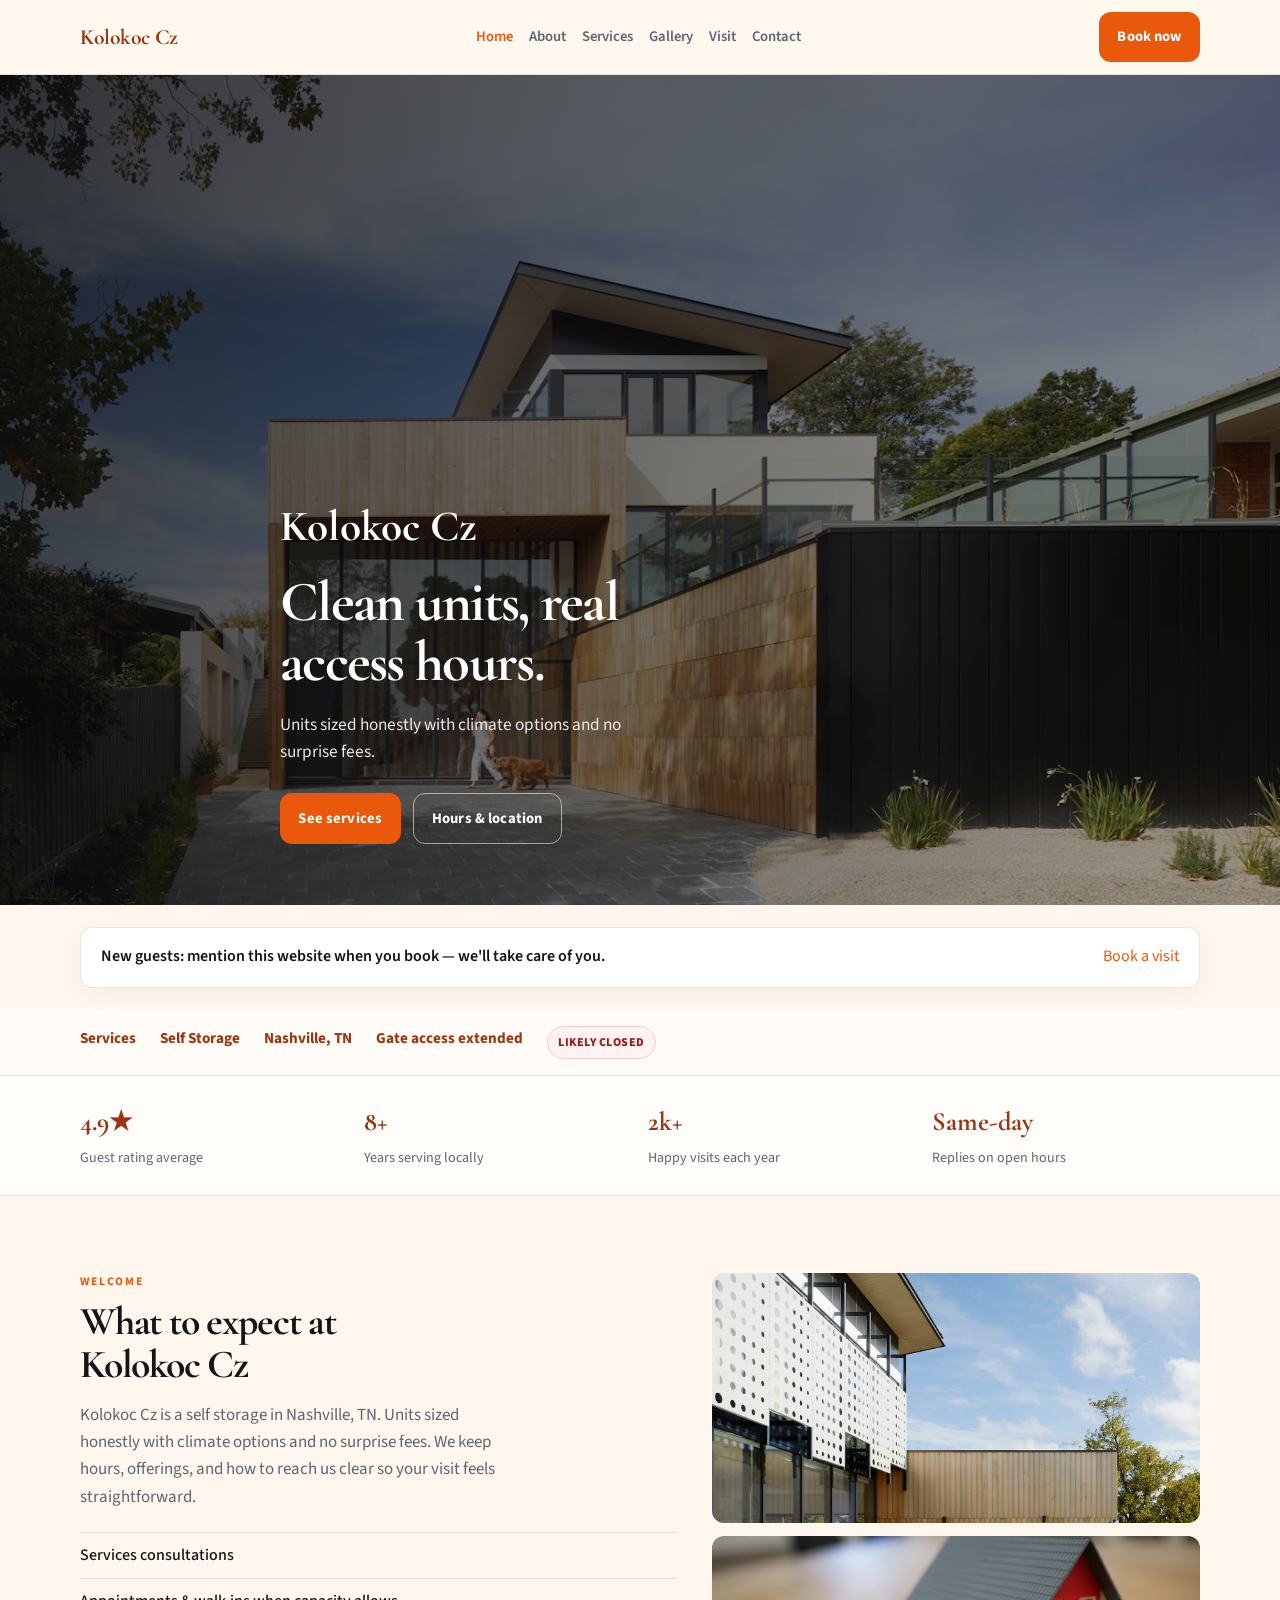
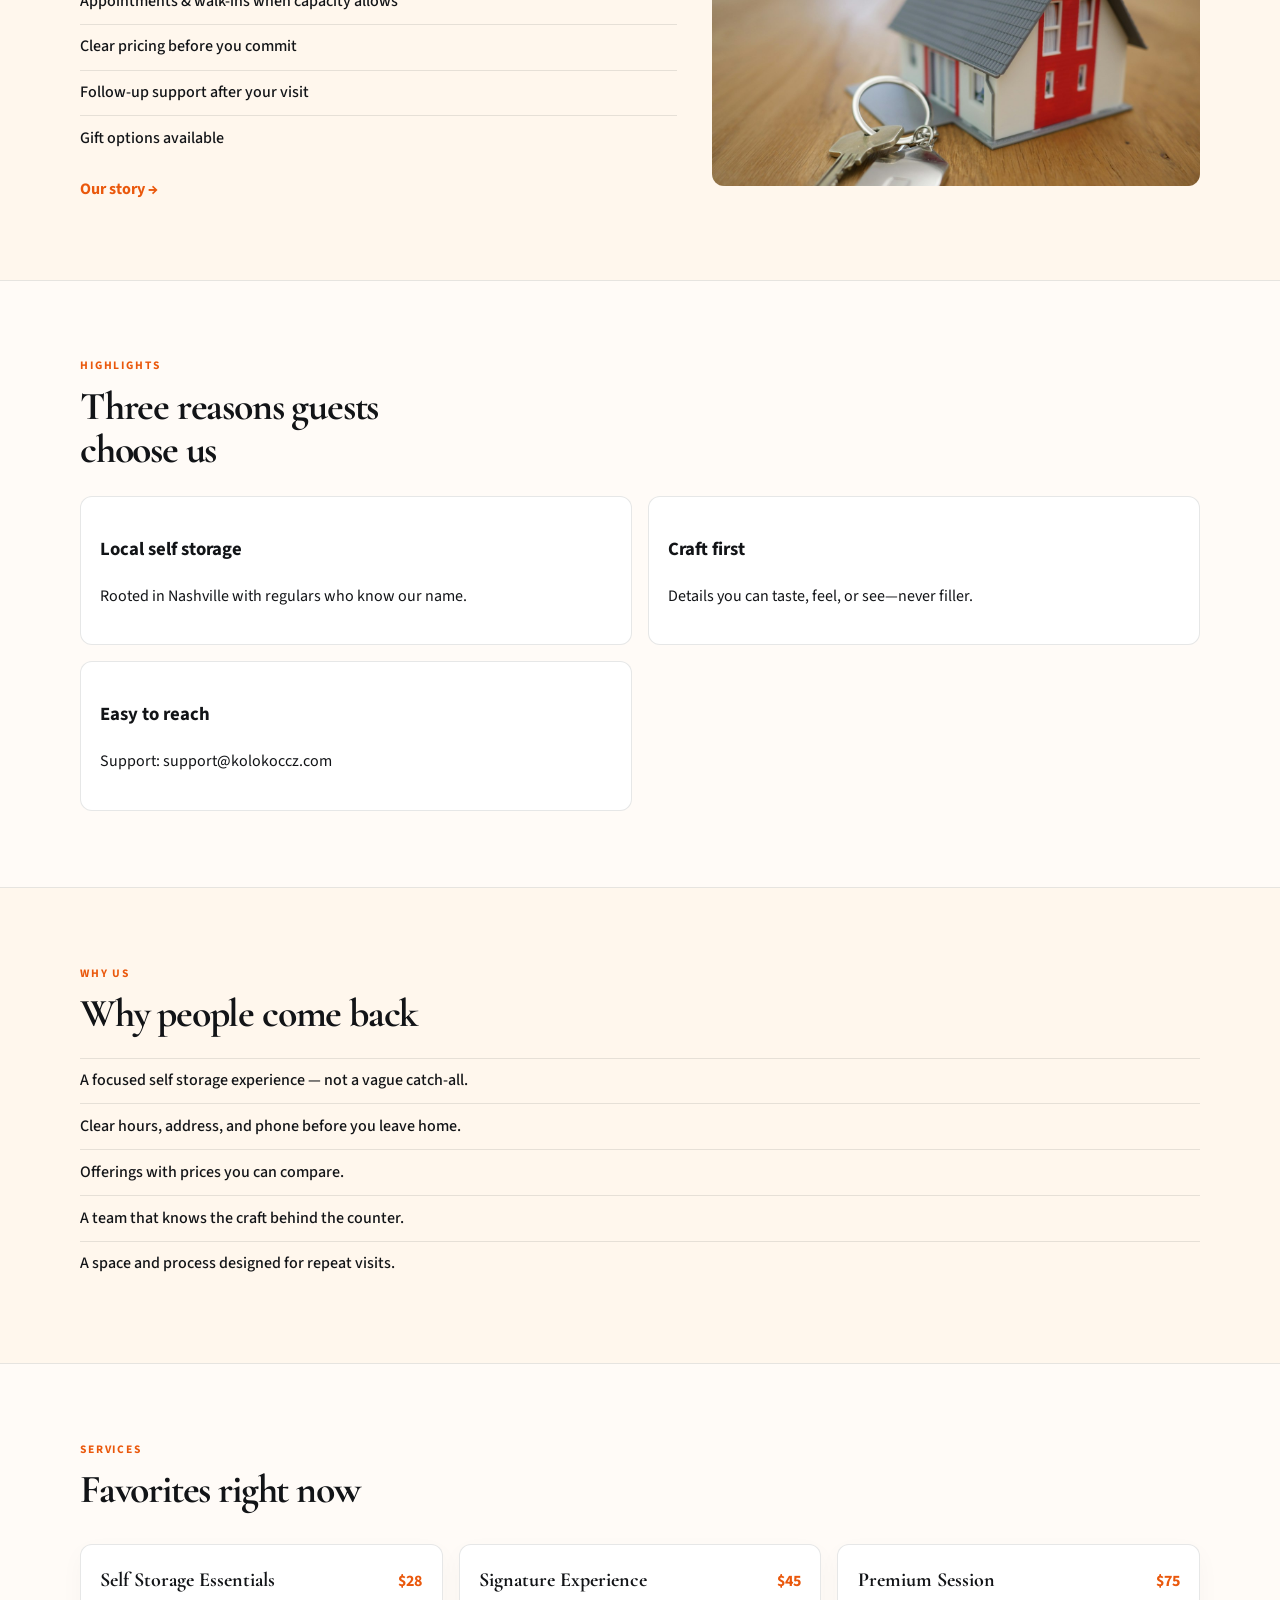
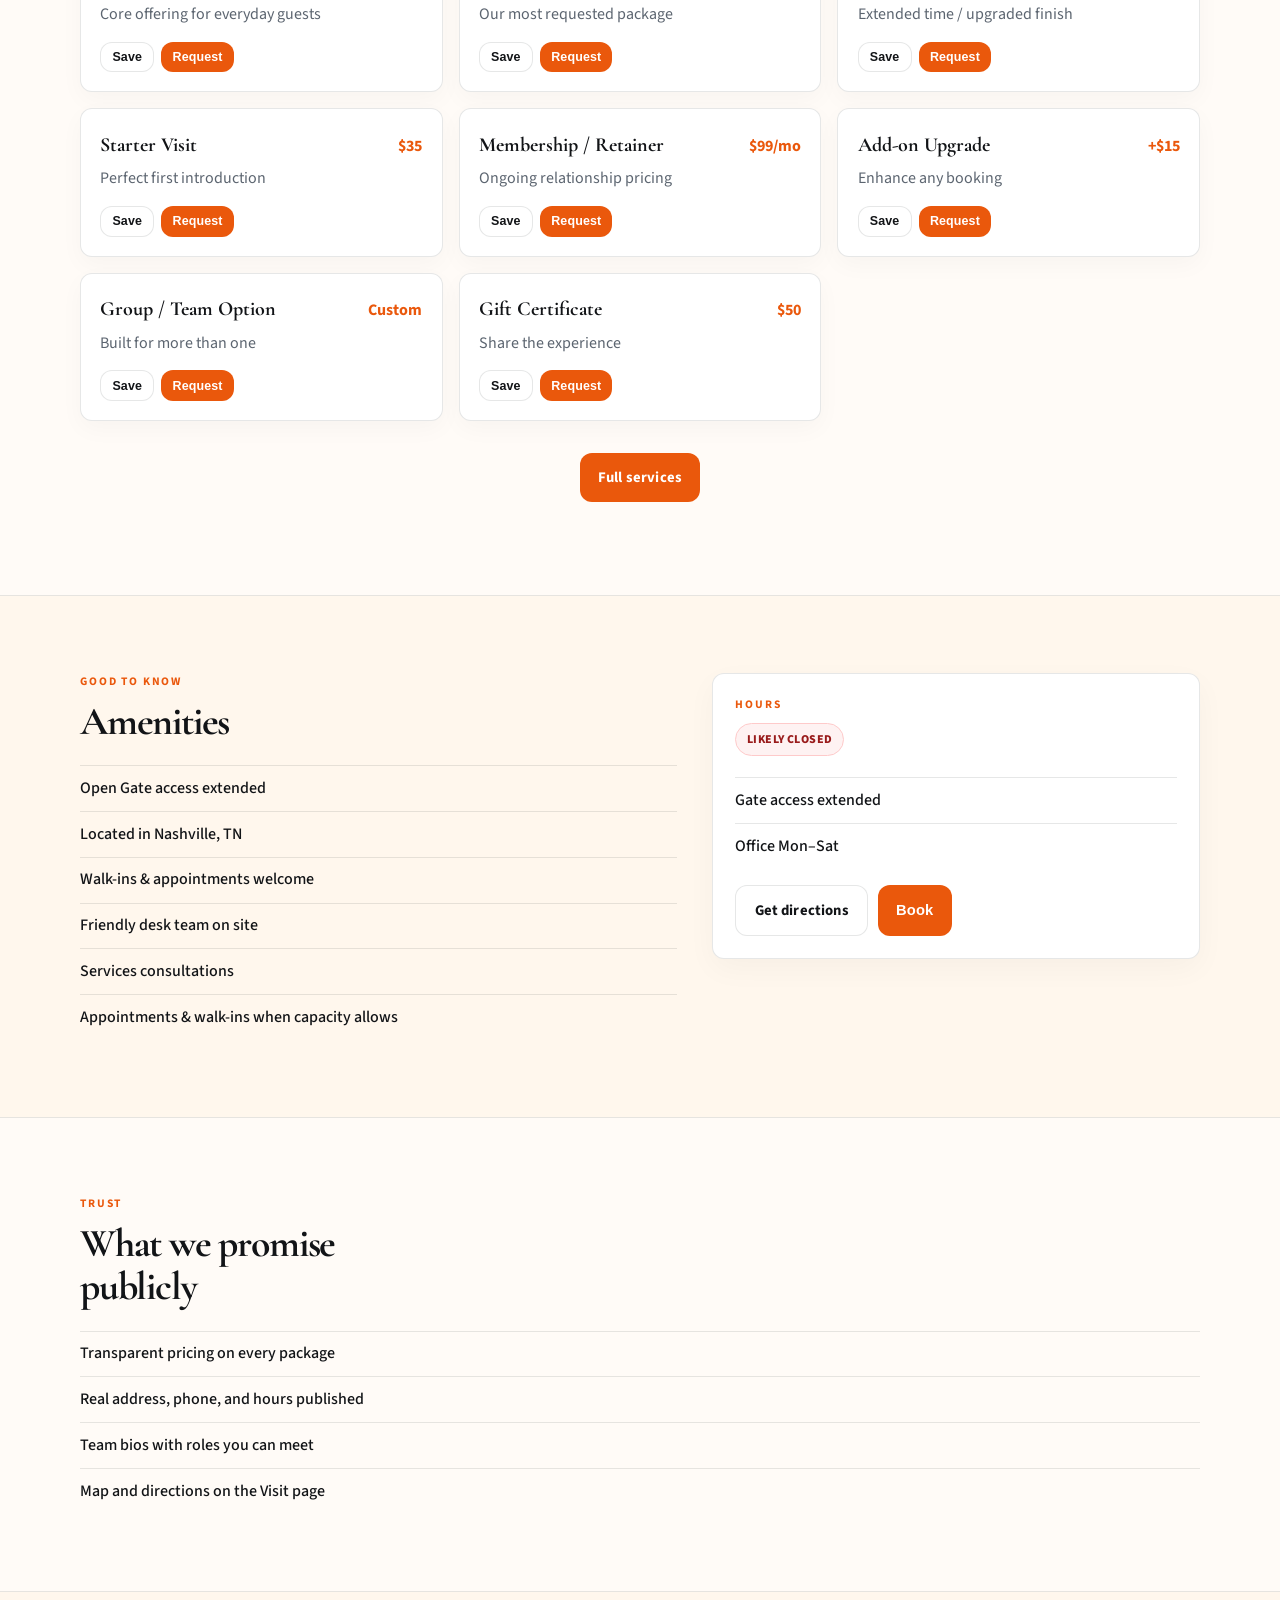
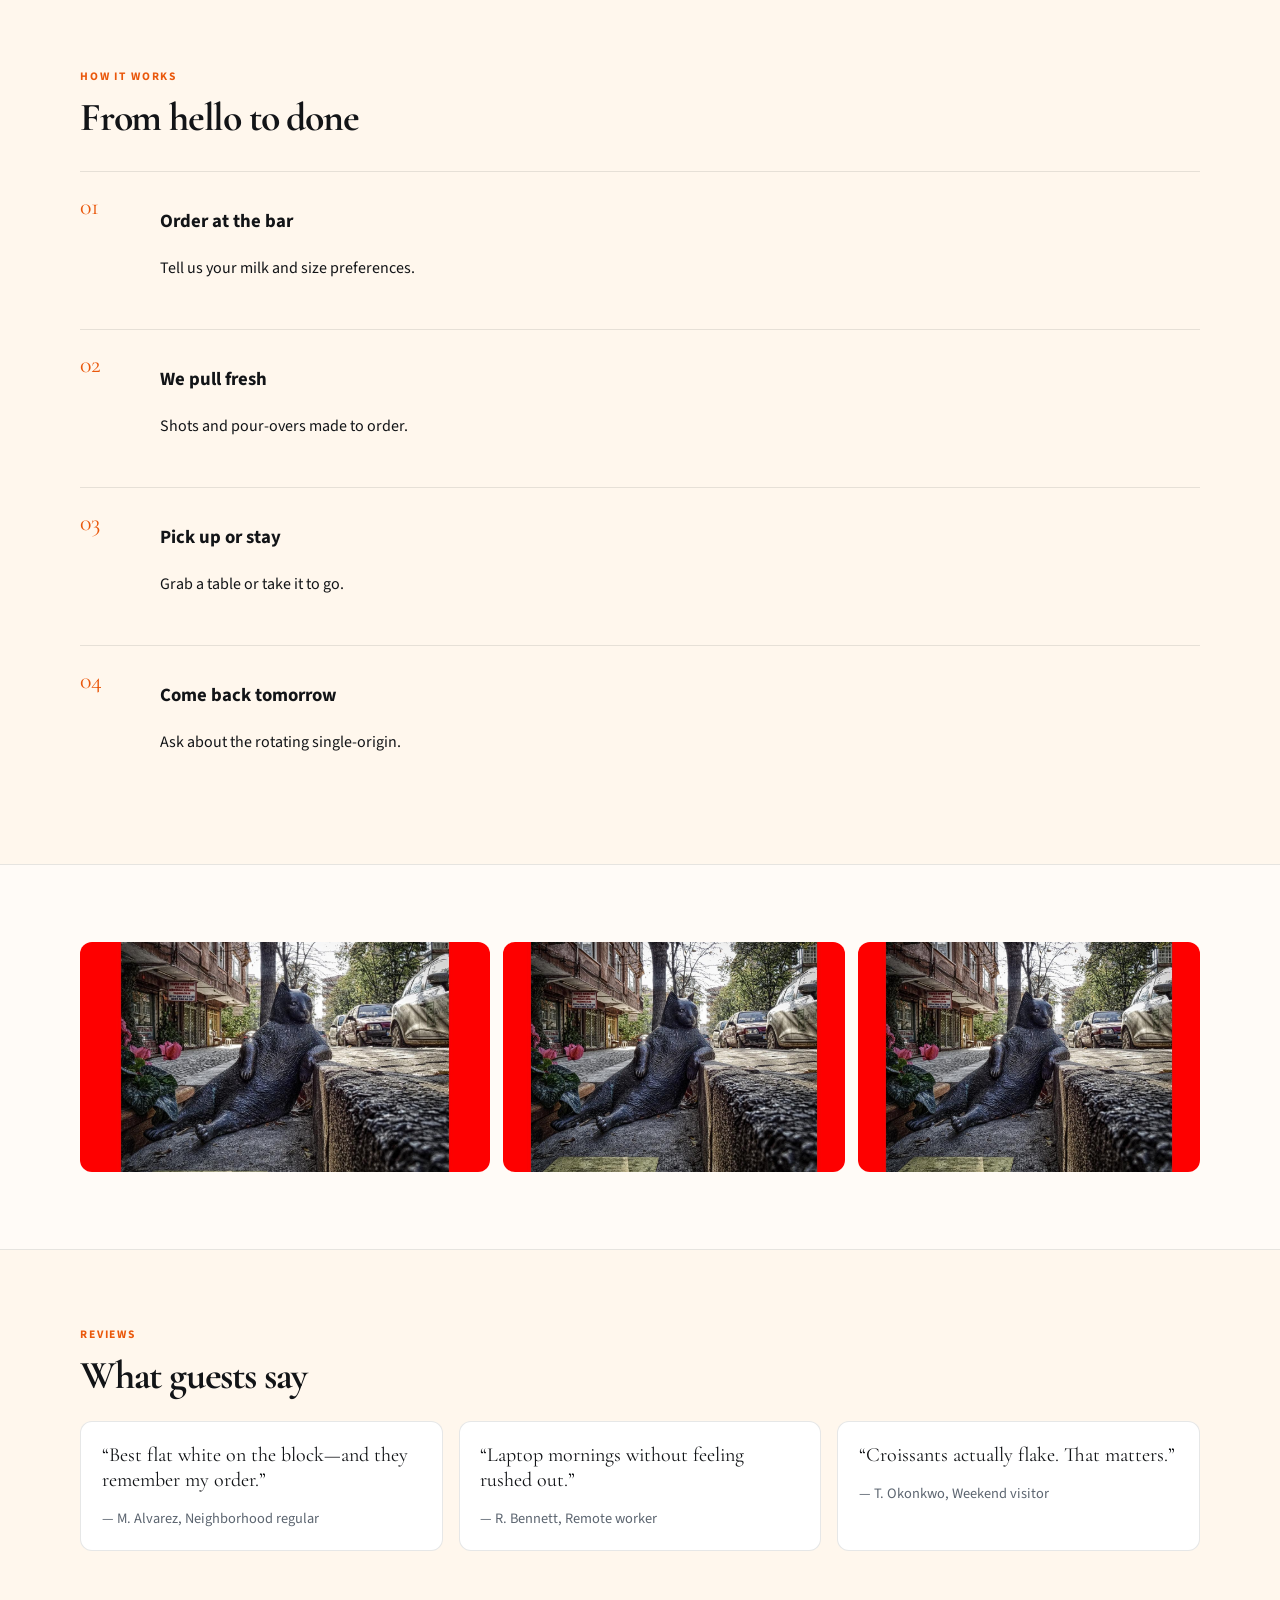
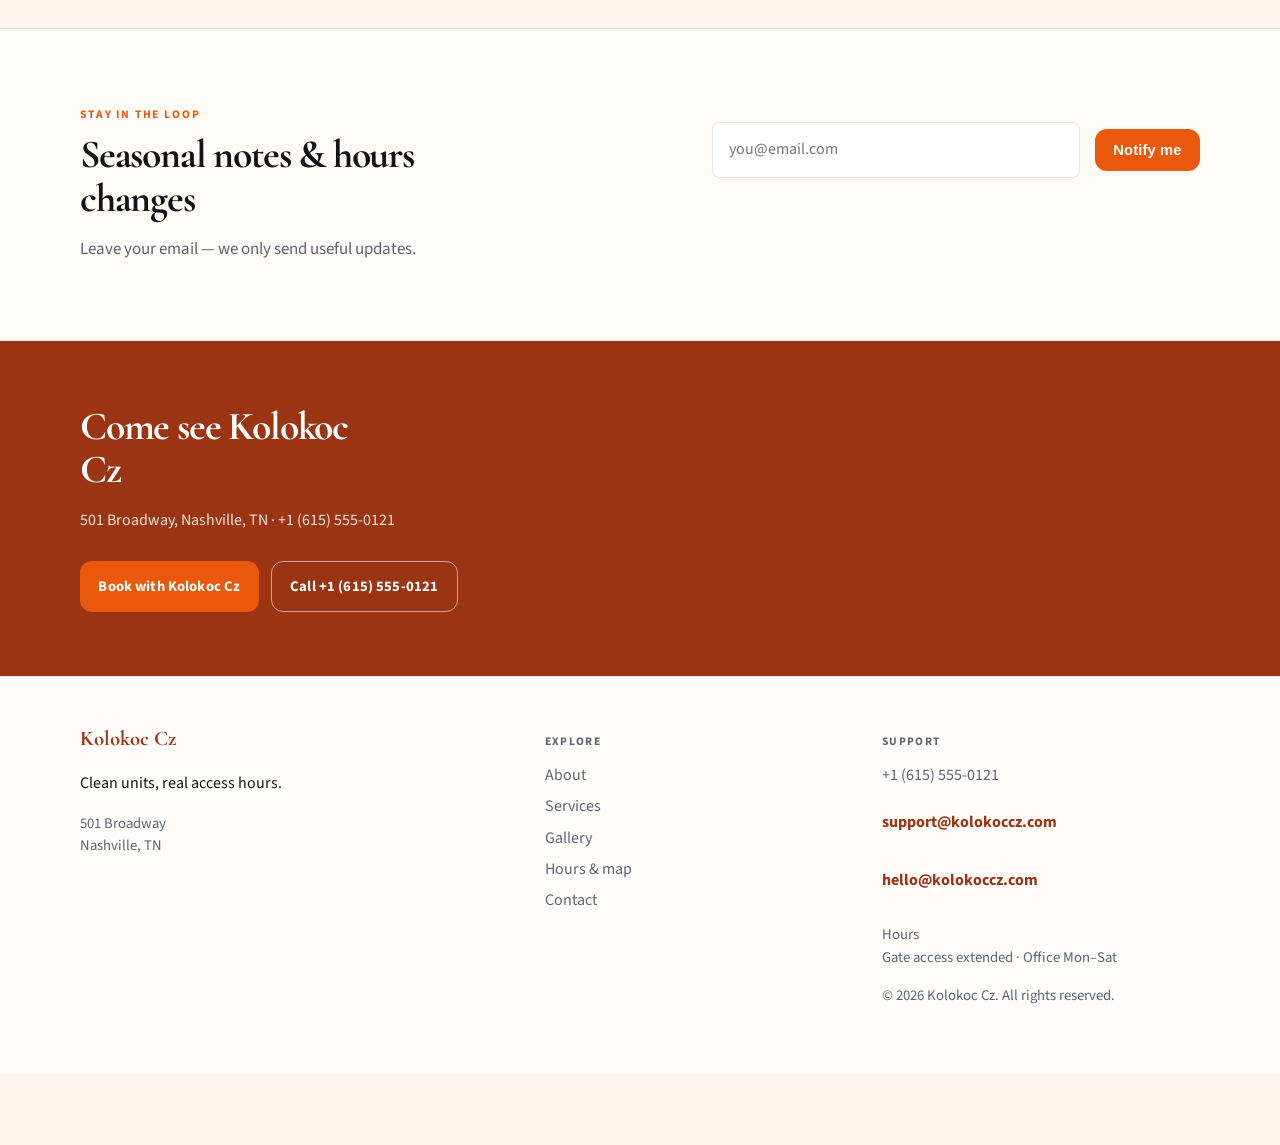
<file: index.html>
<!DOCTYPE html>
<html lang="en">
<head>
  <meta charset="UTF-8" />
  <meta name="viewport" content="width=device-width, initial-scale=1" />
  <title>Kolokoc Cz | Self Storage</title>
  <meta name="description" content="Kolokoc Cz — Clean units, real access hours." />
  <meta name="theme-color" content="#111111" />
  <link rel="preconnect" href="https://fonts.googleapis.com" />
  <link rel="preconnect" href="https://fonts.gstatic.com" crossorigin />
  <link href="https://fonts.googleapis.com/css2?family=Cormorant+Garamond:wght@600;700&family=Source+Sans+3:wght@400;500;600;700&display=swap" rel="stylesheet" />
  <link rel="stylesheet" href="styles.css" />
  <link rel="icon" href="favicon.svg" type="image/svg+xml" />
</head>
<body>

  <header class="top">
    <div class="shell bar">
      <a class="logo" href="index.html">Kolokoc Cz</a>
      <button class="nav-toggle" type="button" aria-label="Open menu" data-nav-toggle>
        <span></span><span></span><span></span>
      </button>
      <nav data-nav><a href="index.html" class="on">Home</a><a href="about.html">About</a><a href="offerings.html">Services</a><a href="gallery.html">Gallery</a><a href="visit.html">Visit</a><a href="contact.html">Contact</a></nav>
      <a class="cta" href="contact.html" data-open-book>Book now</a>
    </div>
  </header>
  <main>
    <section class="hero">
      <div class="hero-bg" style="background-image:url('assets/img-1.jpg')"></div>
      <div class="hero-shade"></div>
      <div class="shell hero-copy">
        <p class="brand">Kolokoc Cz</p>
        <h1>Clean units, real access hours.</h1>
        <p class="lede">Units sized honestly with climate options and no surprise fees.</p>
        <div class="actions">
          <a class="btn solid" href="offerings.html">See services</a>
          <a class="btn line" href="visit.html">Hours &amp; location</a>
        </div>
      </div>
    </section>

    <div class="promo shell"><p>New guests: mention this website when you book — we'll take care of you.</p><button type="button" class="text-cta" data-open-book>Book a visit</button></div>

    <section class="strip"><div class="shell strip-row">
      <span>Services</span><span>Self Storage</span>
      <span>Nashville, TN</span><span>Gate access extended</span>
      <span class="open-badge" data-open-badge>Checking hours…</span>
    </div></section>

    <section class="stats-band"><div class="shell stats-row"><div class="stat"><b>4.9★</b><span>Guest rating average</span></div>
<div class="stat"><b>8+</b><span>Years serving locally</span></div>
<div class="stat"><b>2k+</b><span>Happy visits each year</span></div>
<div class="stat"><b>Same-day</b><span>Replies on open hours</span></div></div></section>

    <section class="block">
      <div class="shell split">
        <div>
          <p class="eyebrow">Welcome</p>
          <h2>What to expect at Kolokoc Cz</h2>
          <p class="lead">Kolokoc Cz is a self storage in Nashville, TN. Units sized honestly with climate options and no surprise fees. We keep hours, offerings, and how to reach us clear so your visit feels straightforward.</p>
          <ul class="checks"><li>Services consultations</li>
<li>Appointments & walk-ins when capacity allows</li>
<li>Clear pricing before you commit</li>
<li>Follow-up support after your visit</li>
<li>Gift options available</li></ul>
          <a class="textlink" href="about.html">Our story →</a>
        </div>
        <div class="about-photos">
          <img src="assets/img-2.jpg" alt="Kolokoc Cz" />
          <img src="assets/img-3.jpg" alt="Kolokoc Cz" />
        </div>
      </div>
    </section>

    <section class="block tint">
      <div class="shell">
        <p class="eyebrow">Highlights</p>
        <h2>Three reasons guests choose us</h2>
        <div class="value-grid"><article><h3>Local self storage</h3><p>Rooted in Nashville with regulars who know our name.</p></article>
<article><h3>Craft first</h3><p>Details you can taste, feel, or see—never filler.</p></article>
<article><h3>Easy to reach</h3><p>Support: support@kolokoccz.com</p></article></div>
      </div>
    </section>

    <section class="block">
      <div class="shell">
        <p class="eyebrow">Why us</p>
        <h2>Why people come back</h2>
        <ul class="why"><li>A focused self storage experience — not a vague catch-all.</li>
<li>Clear hours, address, and phone before you leave home.</li>
<li>Offerings with prices you can compare.</li>
<li>A team that knows the craft behind the counter.</li>
<li>A space and process designed for repeat visits.</li></ul>
      </div>
    </section>

    <section class="block tint">
      <div class="shell">
        <p class="eyebrow">Services</p>
        <h2>Favorites right now</h2>
        <div class="menu-grid"><article class="item" data-item="Self Storage Essentials">
          <div class="item-top"><h3>Self Storage Essentials</h3><span class="price">$28</span></div>
          <p>Core offering for everyday guests</p>
          <div class="item-actions">
            <button type="button" class="btn quiet mini" data-save-item data-name="Self Storage Essentials">Save</button>
            <button type="button" class="btn solid mini" data-open-book data-pref="Self Storage Essentials">Request</button>
          </div>
        </article>
<article class="item" data-item="Signature Experience">
          <div class="item-top"><h3>Signature Experience</h3><span class="price">$45</span></div>
          <p>Our most requested package</p>
          <div class="item-actions">
            <button type="button" class="btn quiet mini" data-save-item data-name="Signature Experience">Save</button>
            <button type="button" class="btn solid mini" data-open-book data-pref="Signature Experience">Request</button>
          </div>
        </article>
<article class="item" data-item="Premium Session">
          <div class="item-top"><h3>Premium Session</h3><span class="price">$75</span></div>
          <p>Extended time / upgraded finish</p>
          <div class="item-actions">
            <button type="button" class="btn quiet mini" data-save-item data-name="Premium Session">Save</button>
            <button type="button" class="btn solid mini" data-open-book data-pref="Premium Session">Request</button>
          </div>
        </article>
<article class="item" data-item="Starter Visit">
          <div class="item-top"><h3>Starter Visit</h3><span class="price">$35</span></div>
          <p>Perfect first introduction</p>
          <div class="item-actions">
            <button type="button" class="btn quiet mini" data-save-item data-name="Starter Visit">Save</button>
            <button type="button" class="btn solid mini" data-open-book data-pref="Starter Visit">Request</button>
          </div>
        </article>
<article class="item" data-item="Membership / Retainer">
          <div class="item-top"><h3>Membership / Retainer</h3><span class="price">$99/mo</span></div>
          <p>Ongoing relationship pricing</p>
          <div class="item-actions">
            <button type="button" class="btn quiet mini" data-save-item data-name="Membership / Retainer">Save</button>
            <button type="button" class="btn solid mini" data-open-book data-pref="Membership / Retainer">Request</button>
          </div>
        </article>
<article class="item" data-item="Add-on Upgrade">
          <div class="item-top"><h3>Add-on Upgrade</h3><span class="price">+$15</span></div>
          <p>Enhance any booking</p>
          <div class="item-actions">
            <button type="button" class="btn quiet mini" data-save-item data-name="Add-on Upgrade">Save</button>
            <button type="button" class="btn solid mini" data-open-book data-pref="Add-on Upgrade">Request</button>
          </div>
        </article>
<article class="item" data-item="Group / Team Option">
          <div class="item-top"><h3>Group / Team Option</h3><span class="price">Custom</span></div>
          <p>Built for more than one</p>
          <div class="item-actions">
            <button type="button" class="btn quiet mini" data-save-item data-name="Group / Team Option">Save</button>
            <button type="button" class="btn solid mini" data-open-book data-pref="Group / Team Option">Request</button>
          </div>
        </article>
<article class="item" data-item="Gift Certificate">
          <div class="item-top"><h3>Gift Certificate</h3><span class="price">$50</span></div>
          <p>Share the experience</p>
          <div class="item-actions">
            <button type="button" class="btn quiet mini" data-save-item data-name="Gift Certificate">Save</button>
            <button type="button" class="btn solid mini" data-open-book data-pref="Gift Certificate">Request</button>
          </div>
        </article></div>
        <p class="center-cta"><a class="btn solid" href="offerings.html">Full services</a></p>
      </div>
    </section>

    <section class="block">
      <div class="shell amenity-grid">
        <div>
          <p class="eyebrow">Good to know</p>
          <h2>Amenities</h2>
          <ul class="checks"><li>Open Gate access extended</li>
<li>Located in Nashville, TN</li>
<li>Walk-ins & appointments welcome</li>
<li>Friendly desk team on site</li>
<li>Services consultations</li>
<li>Appointments & walk-ins when capacity allows</li></ul>
        </div>
        <div class="hours-card">
          <p class="eyebrow">Hours</p>
          <span class="open-badge" data-open-badge>Checking hours…</span>
          <ul class="hours"><li>Gate access extended</li>
<li>Office Mon–Sat</li></ul>
          <div class="card-actions">
            <a class="btn quiet" href="visit.html">Get directions</a>
            <button type="button" class="btn solid" data-open-book>Book</button>
          </div>
        </div>
      </div>
    </section>

    <section class="block tint">
      <div class="shell">
        <p class="eyebrow">Trust</p>
        <h2>What we promise publicly</h2>
        <ul class="checks"><li>Transparent pricing on every package</li>
<li>Real address, phone, and hours published</li>
<li>Team bios with roles you can meet</li>
<li>Map and directions on the Visit page</li></ul>
      </div>
    </section>

    <section class="block">
      <div class="shell">
        <p class="eyebrow">How it works</p>
        <h2>From hello to done</h2>
        <ol class="process"><li><span>01</span><div><h3>Order at the bar</h3><p>Tell us your milk and size preferences.</p></div></li>
<li><span>02</span><div><h3>We pull fresh</h3><p>Shots and pour-overs made to order.</p></div></li>
<li><span>03</span><div><h3>Pick up or stay</h3><p>Grab a table or take it to go.</p></div></li>
<li><span>04</span><div><h3>Come back tomorrow</h3><p>Ask about the rotating single-origin.</p></div></li></ol>
      </div>
    </section>

    <section class="block tint">
      <div class="shell mosaic">
        <img src="assets/img-10.jpg" alt="" />
        <img src="assets/img-11.jpg" alt="" />
        <img src="assets/img-12.jpg" alt="" />
      </div>
    </section>

    <section class="block">
      <div class="shell">
        <p class="eyebrow">Reviews</p>
        <h2>What guests say</h2>
        <div class="quotes"><blockquote><p>“Best flat white on the block—and they remember my order.”</p><footer>— M. Alvarez, Neighborhood regular</footer></blockquote>
<blockquote><p>“Laptop mornings without feeling rushed out.”</p><footer>— R. Bennett, Remote worker</footer></blockquote>
<blockquote><p>“Croissants actually flake. That matters.”</p><footer>— T. Okonkwo, Weekend visitor</footer></blockquote></div>
      </div>
    </section>

    <section class="block tint">
      <div class="shell newsletter">
        <div>
          <p class="eyebrow">Stay in the loop</p>
          <h2>Seasonal notes &amp; hours changes</h2>
          <p class="lead">Leave your email — we only send useful updates.</p>
        </div>
        <form class="news-form" data-newsletter>
          <label class="sr">Email</label>
          <input type="email" name="email" placeholder="you@email.com" required />
          <button type="submit" class="btn solid">Notify me</button>
        </form>
      </div>
    </section>

    <section class="cta-band">
      <div class="shell">
        <h2>Come see Kolokoc Cz</h2>
        <p>501 Broadway, Nashville, TN · +1 (615) 555-0121</p>
        <div class="actions">
          <a class="btn solid" href="contact.html">Book with Kolokoc Cz</a>
          <a class="btn line" href="tel:+16155550121">Call +1 (615) 555-0121</a>
        </div>
      </div>
    </section>
  </main>

  <footer class="foot">
    <div class="shell foot-grid">
      <div>
        <strong>Kolokoc Cz</strong>
        <p>Clean units, real access hours.</p>
        <p class="foot-meta">501 Broadway<br/>Nashville, TN</p>
      </div>
      <div>
        <p class="fh">Explore</p>
        <a href="about.html">About</a>
        <a href="offerings.html">Services</a>
        <a href="gallery.html">Gallery</a>
        <a href="visit.html">Hours &amp; map</a>
        <a href="contact.html">Contact</a>
      </div>
      <div>
        <p class="fh">Support</p>
        <a href="tel:+16155550121">+1 (615) 555-0121</a>
        <p class="mail-plain">support@kolokoccz.com</p>
        <p class="mail-plain">hello@kolokoccz.com</p>
        <p class="foot-meta">Hours<br/>Gate access extended · Office Mon–Sat</p>
        <p class="foot-meta">© 2026 Kolokoc Cz. All rights reserved.</p>
      </div>
    </div>
  </footer>
  <div class="mobile-cta">
    <a href="tel:+16155550121">Call</a>
    <button type="button" data-open-book>Book</button>
    <a href="visit.html">Map</a>
  </div>
  <div class="toast" data-toast hidden></div>

  <div class="modal" data-book-modal hidden>
    <div class="modal-card">
      <button class="modal-close" type="button" data-close-book aria-label="Close">×</button>
      <p class="eyebrow">Quick book</p>
      <h3>Request a spot at Kolokoc Cz</h3>
      <p class="lead">We confirm by email during open hours.</p>
      <form class="contact-form compact" data-quick-book data-support="support@kolokoccz.com">
        <label>Name<input name="name" required placeholder="Your name" /></label>
        <label>Email<input type="email" name="email" required placeholder="you@email.com" /></label>
        <label>When<input name="when" required placeholder="Day &amp; time" /></label>
        <label>Notes<textarea name="message" rows="3" placeholder="Party size, preferences…"></textarea></label>
        <button class="btn solid" type="submit">Send request</button>
      </form>
    </div>
  </div>

  <div class="lightbox" data-lightbox hidden>
    <button class="modal-close" type="button" data-lightbox-close aria-label="Close">×</button>
    <img data-lightbox-img alt="" />
    <div class="lightbox-nav">
      <button type="button" data-lightbox-prev>‹</button>
      <button type="button" data-lightbox-next>›</button>
    </div>
  </div>
  <script src="site.js"></script>
</body></html>
</file>
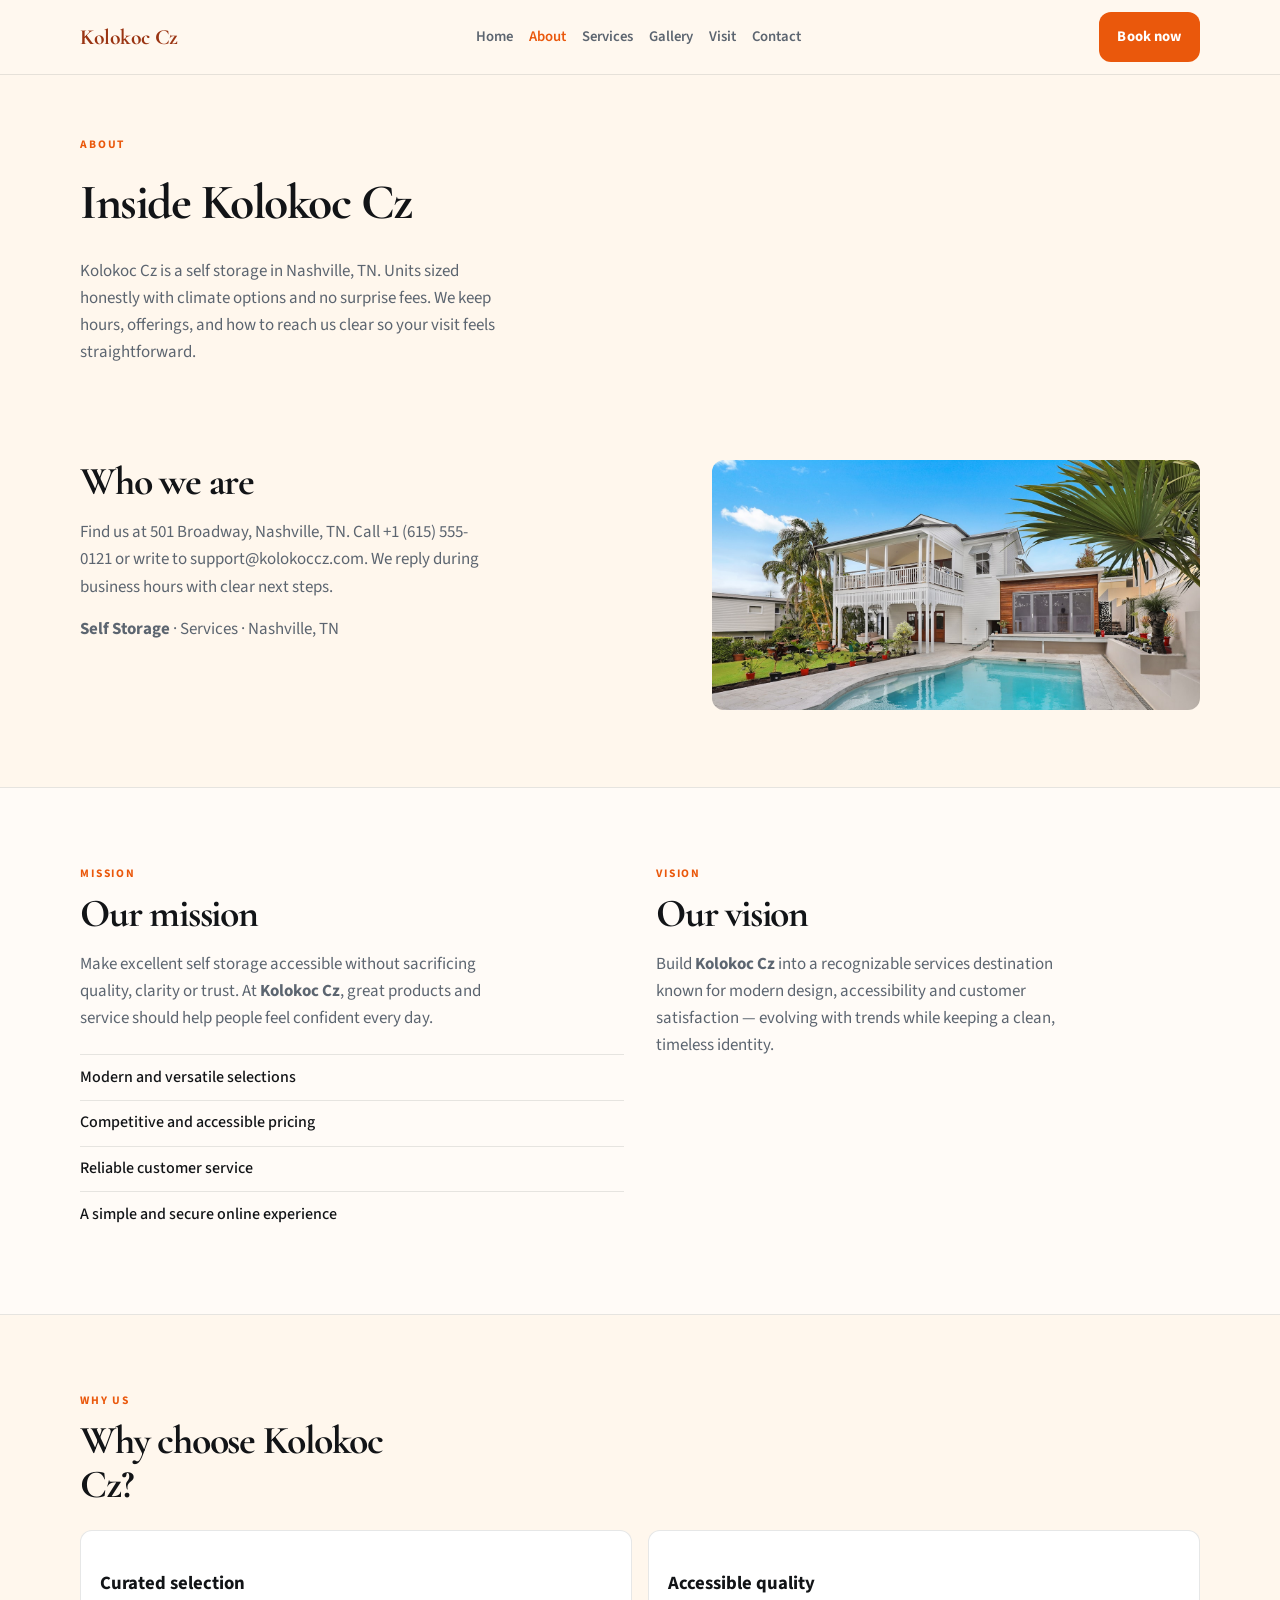
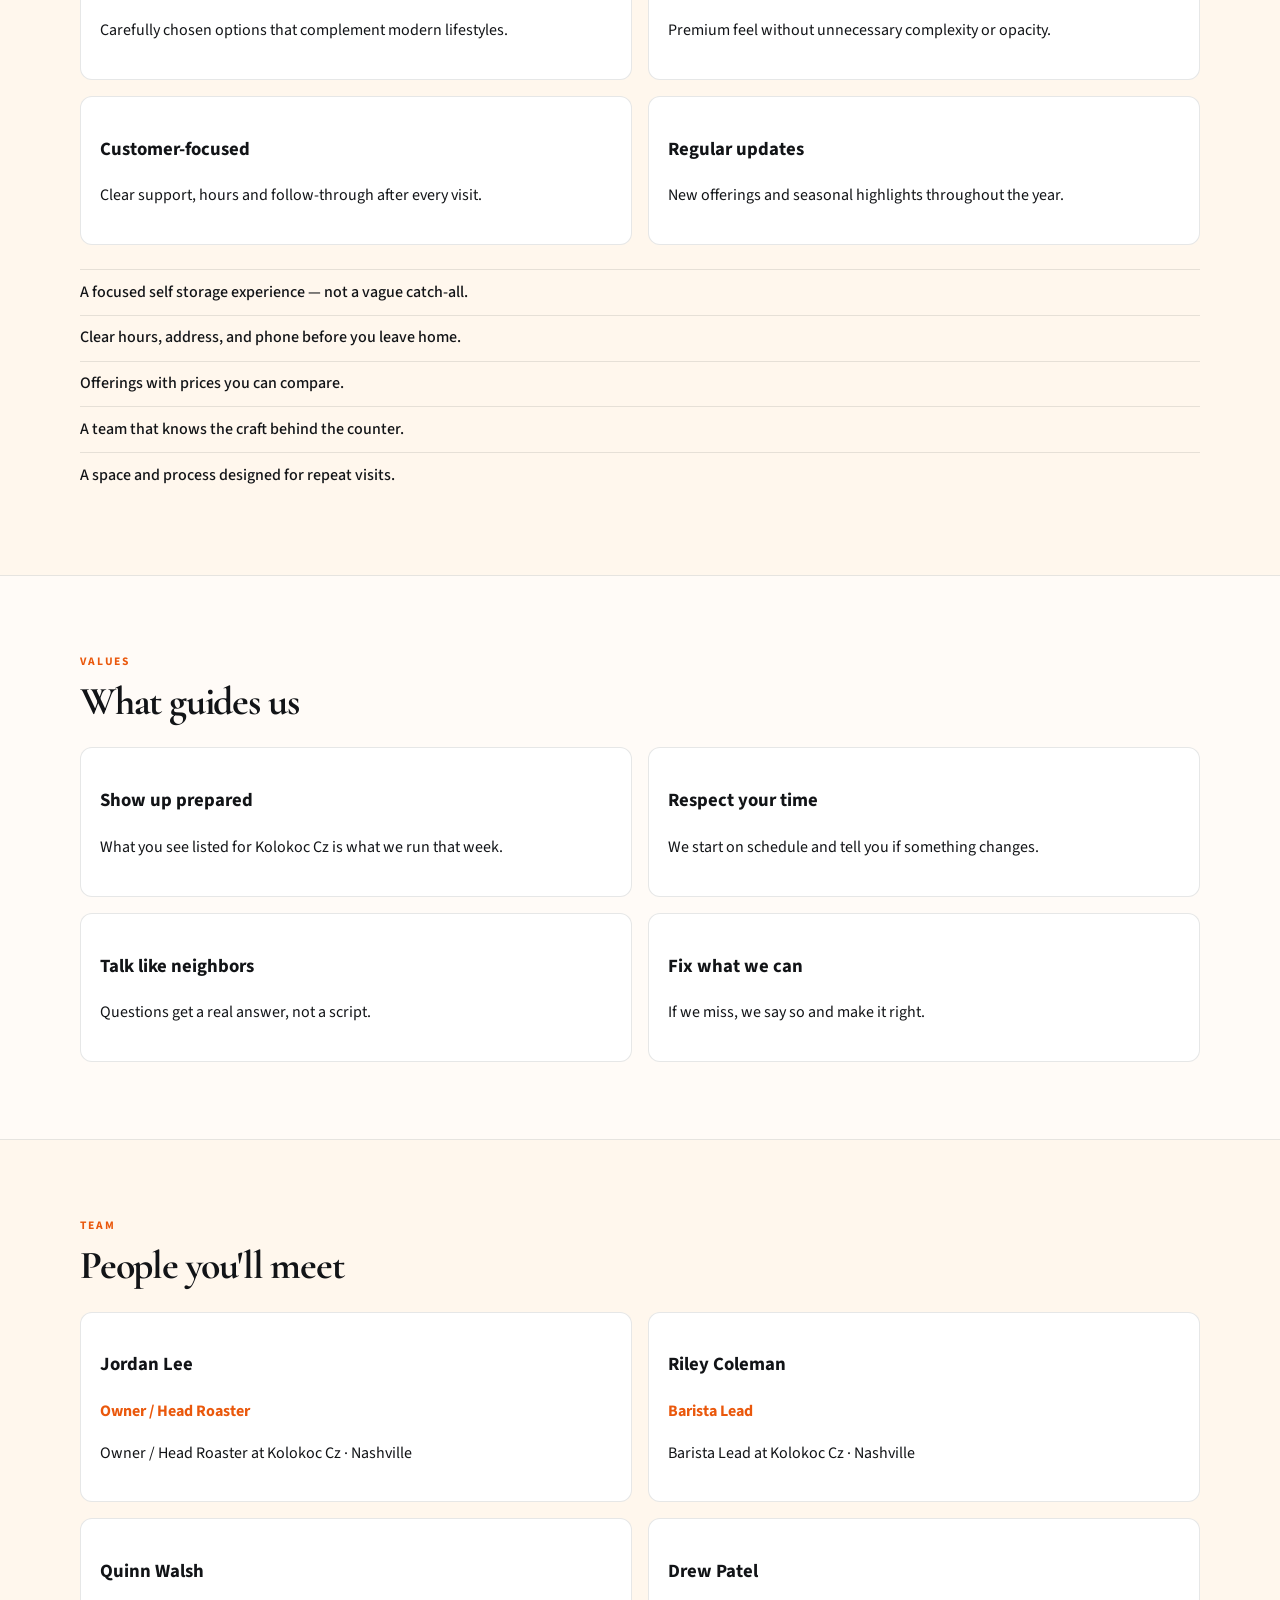
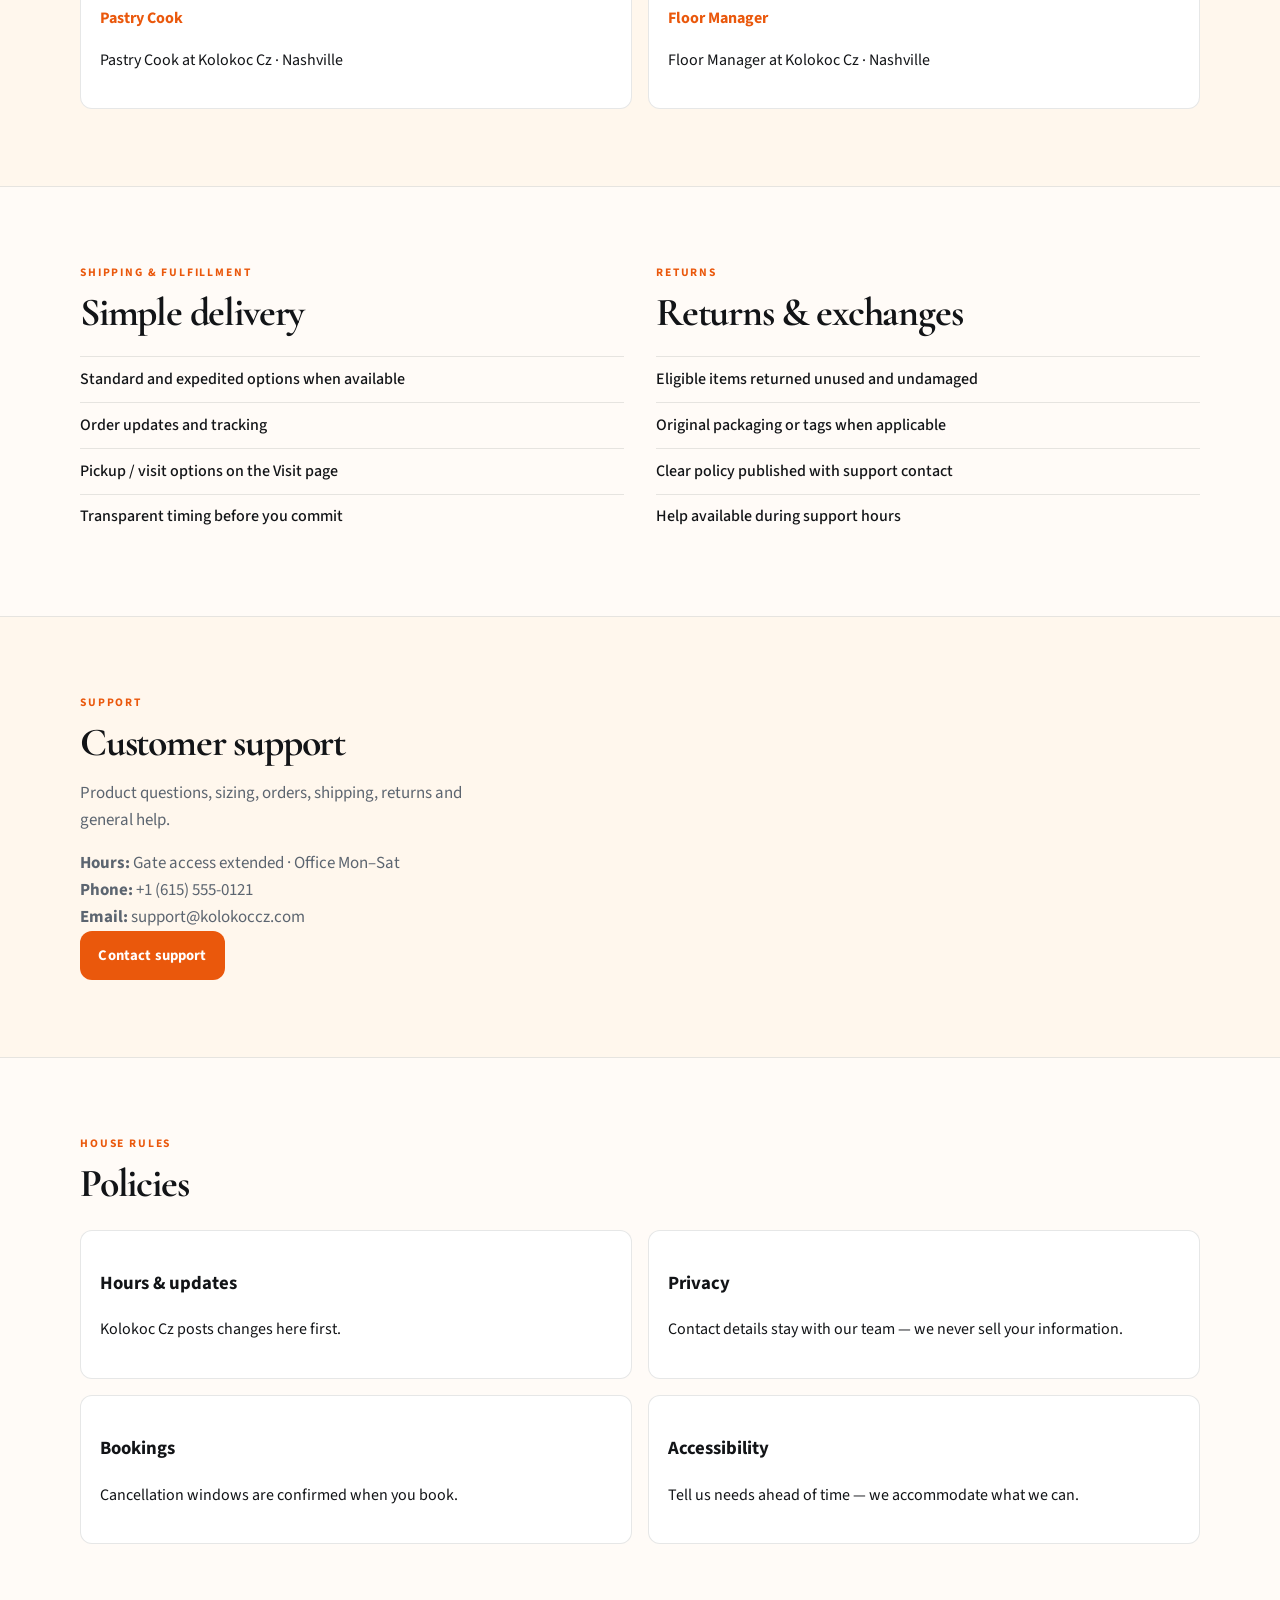
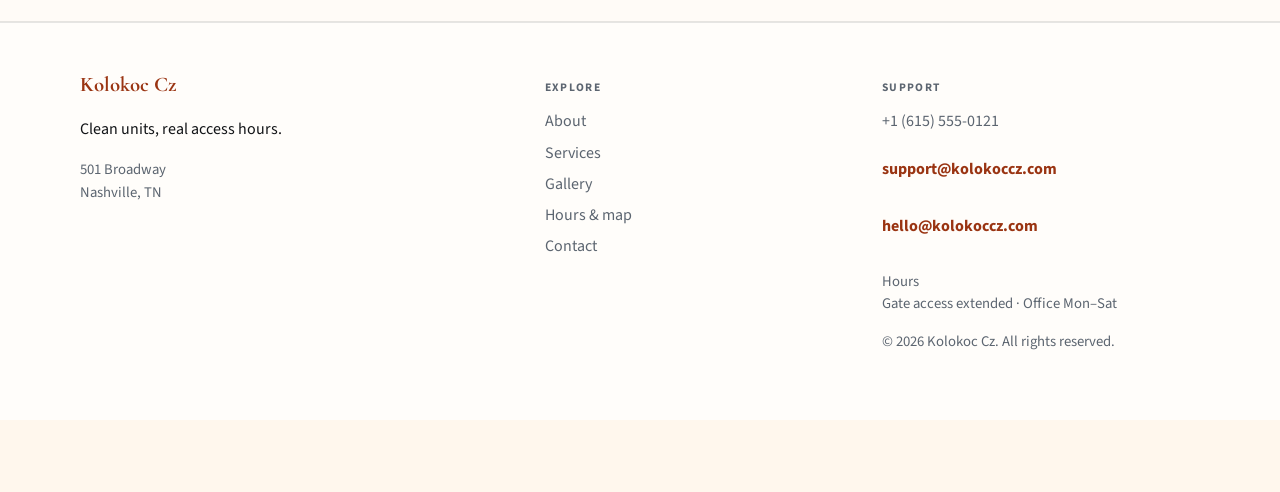
<file: about.html>
<!DOCTYPE html>
<html lang="en">
<head>
  <meta charset="UTF-8" />
  <meta name="viewport" content="width=device-width, initial-scale=1" />
  <title>About | Kolokoc Cz</title>
  <meta name="description" content="Kolokoc Cz is a self storage in Nashville, TN. Units sized honestly with climate options and no surprise fees. We keep hours, offerings, and how to re" />
  <meta name="theme-color" content="#111111" />
  <link rel="preconnect" href="https://fonts.googleapis.com" />
  <link rel="preconnect" href="https://fonts.gstatic.com" crossorigin />
  <link href="https://fonts.googleapis.com/css2?family=Cormorant+Garamond:wght@600;700&family=Source+Sans+3:wght@400;500;600;700&display=swap" rel="stylesheet" />
  <link rel="stylesheet" href="styles.css" />
  <link rel="icon" href="favicon.svg" type="image/svg+xml" />
</head>
<body>

  <header class="top">
    <div class="shell bar">
      <a class="logo" href="index.html">Kolokoc Cz</a>
      <button class="nav-toggle" type="button" aria-label="Open menu" data-nav-toggle>
        <span></span><span></span><span></span>
      </button>
      <nav data-nav><a href="index.html">Home</a><a href="about.html" class="on">About</a><a href="offerings.html">Services</a><a href="gallery.html">Gallery</a><a href="visit.html">Visit</a><a href="contact.html">Contact</a></nav>
      <a class="cta" href="contact.html" data-open-book>Book now</a>
    </div>
  </header>  <main class="page">
    <section class="page-hero"><div class="shell">
      <p class="eyebrow">About</p>
      <h1>Inside Kolokoc Cz</h1>
      <p class="lead">Kolokoc Cz is a self storage in Nashville, TN. Units sized honestly with climate options and no surprise fees. We keep hours, offerings, and how to reach us clear so your visit feels straightforward.</p>
    </div></section>
    <section class="block"><div class="shell split">
      <div>
        <h2>Who we are</h2>
        <p class="lead">Find us at 501 Broadway, Nashville, TN. Call +1 (615) 555-0121 or write to support@kolokoccz.com. We reply during business hours with clear next steps.</p>
        <p class="lead"><strong>Self Storage</strong> · Services · Nashville, TN</p>
      </div>
      <img class="solo" src="assets/img-4.jpg" alt="Kolokoc Cz" />
    </div></section>
    <section class="block tint"><div class="shell two-col">
      <article>
        <p class="eyebrow">Mission</p>
        <h2>Our mission</h2>
        <p class="lead">Make excellent self storage accessible without sacrificing quality, clarity or trust. At <strong>Kolokoc Cz</strong>, great products and service should help people feel confident every day.</p>
        <ul class="checks">
          <li>Modern and versatile selections</li>
          <li>Competitive and accessible pricing</li>
          <li>Reliable customer service</li>
          <li>A simple and secure online experience</li>
        </ul>
      </article>
      <article>
        <p class="eyebrow">Vision</p>
        <h2>Our vision</h2>
        <p class="lead">Build <strong>Kolokoc Cz</strong> into a recognizable services destination known for modern design, accessibility and customer satisfaction — evolving with trends while keeping a clean, timeless identity.</p>
      </article>
    </div></section>
    <section class="block"><div class="shell">
      <p class="eyebrow">Why us</p>
      <h2>Why choose Kolokoc Cz?</h2>
      <div class="value-grid">
        <article><h3>Curated selection</h3><p>Carefully chosen options that complement modern lifestyles.</p></article>
        <article><h3>Accessible quality</h3><p>Premium feel without unnecessary complexity or opacity.</p></article>
        <article><h3>Customer-focused</h3><p>Clear support, hours and follow-through after every visit.</p></article>
        <article><h3>Regular updates</h3><p>New offerings and seasonal highlights throughout the year.</p></article>
      </div>
      <ul class="checks" style="margin-top:1.5rem"><li>A focused self storage experience — not a vague catch-all.</li>
<li>Clear hours, address, and phone before you leave home.</li>
<li>Offerings with prices you can compare.</li>
<li>A team that knows the craft behind the counter.</li>
<li>A space and process designed for repeat visits.</li></ul>
    </div></section>
    <section class="block tint"><div class="shell">
      <p class="eyebrow">Values</p>
      <h2>What guides us</h2>
      <div class="value-grid"><article><h3>Show up prepared</h3><p>What you see listed for Kolokoc Cz is what we run that week.</p></article>
<article><h3>Respect your time</h3><p>We start on schedule and tell you if something changes.</p></article>
<article><h3>Talk like neighbors</h3><p>Questions get a real answer, not a script.</p></article>
<article><h3>Fix what we can</h3><p>If we miss, we say so and make it right.</p></article></div>
    </div></section>
    <section class="block"><div class="shell">
      <p class="eyebrow">Team</p>
      <h2>People you'll meet</h2>
      <div class="team-grid"><article class="person"><h3>Jordan Lee</h3><p class="role">Owner / Head Roaster</p><p>Owner / Head Roaster at Kolokoc Cz · Nashville</p></article>
<article class="person"><h3>Riley Coleman</h3><p class="role">Barista Lead</p><p>Barista Lead at Kolokoc Cz · Nashville</p></article>
<article class="person"><h3>Quinn Walsh</h3><p class="role">Pastry Cook</p><p>Pastry Cook at Kolokoc Cz · Nashville</p></article>
<article class="person"><h3>Drew Patel</h3><p class="role">Floor Manager</p><p>Floor Manager at Kolokoc Cz · Nashville</p></article></div>
    </div></section>
    <section class="block tint"><div class="shell two-col">
      <article>
        <p class="eyebrow">Shipping &amp; fulfillment</p>
        <h2>Simple delivery</h2>
        <ul class="checks">
          <li>Standard and expedited options when available</li>
          <li>Order updates and tracking</li>
          <li>Pickup / visit options on the Visit page</li>
          <li>Transparent timing before you commit</li>
        </ul>
      </article>
      <article>
        <p class="eyebrow">Returns</p>
        <h2>Returns &amp; exchanges</h2>
        <ul class="checks">
          <li>Eligible items returned unused and undamaged</li>
          <li>Original packaging or tags when applicable</li>
          <li>Clear policy published with support contact</li>
          <li>Help available during support hours</li>
        </ul>
      </article>
    </div></section>
    <section class="block"><div class="shell">
      <p class="eyebrow">Support</p>
      <h2>Customer support</h2>
      <p class="lead">Product questions, sizing, orders, shipping, returns and general help.</p>
      <p class="lead"><strong>Hours:</strong> Gate access extended · Office Mon–Sat<br/><strong>Phone:</strong> +1 (615) 555-0121<br/><strong>Email:</strong> support@kolokoccz.com</p>
      <a class="btn solid" href="contact.html">Contact support</a>
    </div></section>
    <section class="block tint"><div class="shell">
      <p class="eyebrow">House rules</p>
      <h2>Policies</h2>
      <div class="value-grid"><article><h3>Hours & updates</h3><p>Kolokoc Cz posts changes here first.</p></article>
<article><h3>Privacy</h3><p>Contact details stay with our team — we never sell your information.</p></article>
<article><h3>Bookings</h3><p>Cancellation windows are confirmed when you book.</p></article>
<article><h3>Accessibility</h3><p>Tell us needs ahead of time — we accommodate what we can.</p></article></div>
    </div></section>
  </main>

  <footer class="foot">
    <div class="shell foot-grid">
      <div>
        <strong>Kolokoc Cz</strong>
        <p>Clean units, real access hours.</p>
        <p class="foot-meta">501 Broadway<br/>Nashville, TN</p>
      </div>
      <div>
        <p class="fh">Explore</p>
        <a href="about.html">About</a>
        <a href="offerings.html">Services</a>
        <a href="gallery.html">Gallery</a>
        <a href="visit.html">Hours &amp; map</a>
        <a href="contact.html">Contact</a>
      </div>
      <div>
        <p class="fh">Support</p>
        <a href="tel:+16155550121">+1 (615) 555-0121</a>
        <p class="mail-plain">support@kolokoccz.com</p>
        <p class="mail-plain">hello@kolokoccz.com</p>
        <p class="foot-meta">Hours<br/>Gate access extended · Office Mon–Sat</p>
        <p class="foot-meta">© 2026 Kolokoc Cz. All rights reserved.</p>
      </div>
    </div>
  </footer>
  <div class="mobile-cta">
    <a href="tel:+16155550121">Call</a>
    <button type="button" data-open-book>Book</button>
    <a href="visit.html">Map</a>
  </div>
  <div class="toast" data-toast hidden></div>

  <div class="modal" data-book-modal hidden>
    <div class="modal-card">
      <button class="modal-close" type="button" data-close-book aria-label="Close">×</button>
      <p class="eyebrow">Quick book</p>
      <h3>Request a spot at Kolokoc Cz</h3>
      <p class="lead">We confirm by email during open hours.</p>
      <form class="contact-form compact" data-quick-book data-support="support@kolokoccz.com">
        <label>Name<input name="name" required placeholder="Your name" /></label>
        <label>Email<input type="email" name="email" required placeholder="you@email.com" /></label>
        <label>When<input name="when" required placeholder="Day &amp; time" /></label>
        <label>Notes<textarea name="message" rows="3" placeholder="Party size, preferences…"></textarea></label>
        <button class="btn solid" type="submit">Send request</button>
      </form>
    </div>
  </div>

  <div class="lightbox" data-lightbox hidden>
    <button class="modal-close" type="button" data-lightbox-close aria-label="Close">×</button>
    <img data-lightbox-img alt="" />
    <div class="lightbox-nav">
      <button type="button" data-lightbox-prev>‹</button>
      <button type="button" data-lightbox-next>›</button>
    </div>
  </div>
  <script src="site.js"></script>
</body></html>
</file>
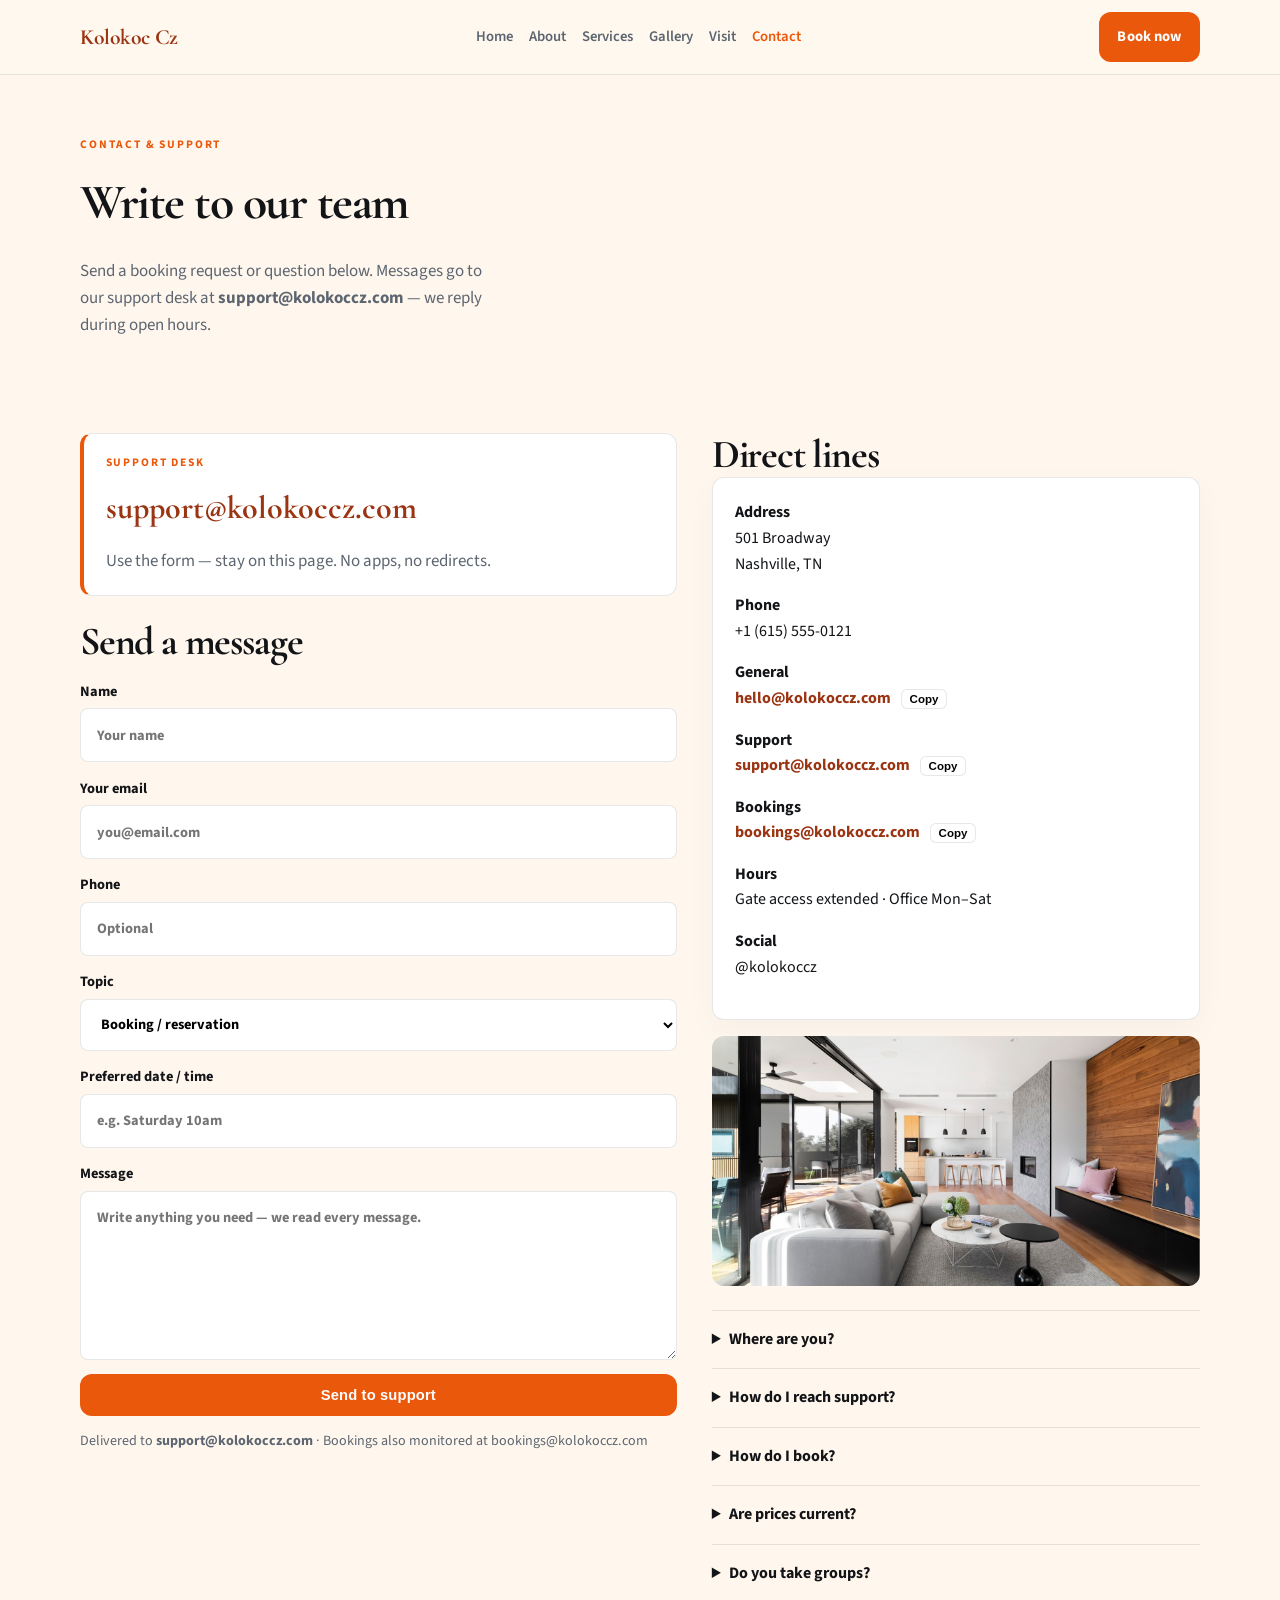
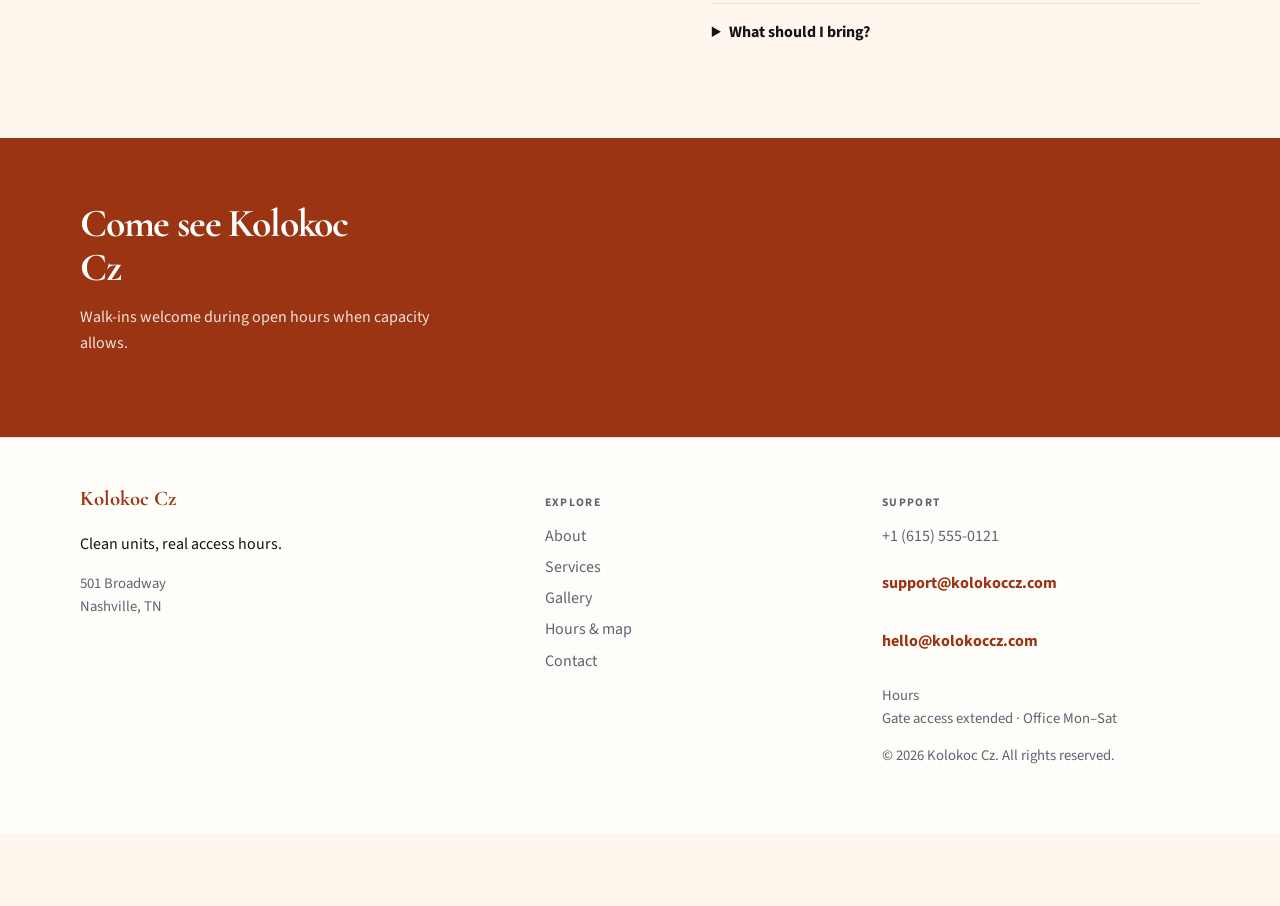
<file: contact.html>
<!DOCTYPE html>
<html lang="en">
<head>
  <meta charset="UTF-8" />
  <meta name="viewport" content="width=device-width, initial-scale=1" />
  <title>Contact | Kolokoc Cz</title>
  <meta name="description" content="Contact Kolokoc Cz" />
  <meta name="theme-color" content="#111111" />
  <link rel="preconnect" href="https://fonts.googleapis.com" />
  <link rel="preconnect" href="https://fonts.gstatic.com" crossorigin />
  <link href="https://fonts.googleapis.com/css2?family=Cormorant+Garamond:wght@600;700&family=Source+Sans+3:wght@400;500;600;700&display=swap" rel="stylesheet" />
  <link rel="stylesheet" href="styles.css" />
  <link rel="icon" href="favicon.svg" type="image/svg+xml" />
</head>
<body>

  <header class="top">
    <div class="shell bar">
      <a class="logo" href="index.html">Kolokoc Cz</a>
      <button class="nav-toggle" type="button" aria-label="Open menu" data-nav-toggle>
        <span></span><span></span><span></span>
      </button>
      <nav data-nav><a href="index.html">Home</a><a href="about.html">About</a><a href="offerings.html">Services</a><a href="gallery.html">Gallery</a><a href="visit.html">Visit</a><a href="contact.html" class="on">Contact</a></nav>
      <a class="cta" href="contact.html" data-open-book>Book now</a>
    </div>
  </header>
  <main class="page">
    <section class="page-hero"><div class="shell">
      <p class="eyebrow">Contact &amp; support</p>
      <h1>Write to our team</h1>
      <p class="lead">Send a booking request or question below. Messages go to our support desk at <strong>support@kolokoccz.com</strong> — we reply during open hours.</p>
    </div></section>
    <section class="block"><div class="shell contact-grid">
      <div>
        <div class="support-banner">
          <p class="eyebrow">Support desk</p>
          <p class="support-mail">support@kolokoccz.com</p>
          <p class="lead">Use the form — stay on this page. No apps, no redirects.</p>
        </div>
        <h2>Send a message</h2>
        <form class="contact-form" data-contact data-support="support@kolokoccz.com">
          <label>Name<input name="name" required placeholder="Your name" autocomplete="name" /></label>
          <label>Your email<input type="email" name="email" required placeholder="you@email.com" autocomplete="email" /></label>
          <label>Phone<input type="tel" name="phone" placeholder="Optional" autocomplete="tel" /></label>
          <label>Topic
            <select name="topic" required>
              <option value="Booking">Booking / reservation</option>
              <option value="Support">Support / question</option>
              <option value="Group">Group or event</option>
              <option value="Other">Something else</option>
            </select>
          </label>
          <label>Preferred date / time<input name="when" placeholder="e.g. Saturday 10am" /></label>
          <label>Message<textarea name="message" rows="6" required placeholder="Write anything you need — we read every message."></textarea></label>
          <button class="btn solid" type="submit">Send to support</button>
          <p class="form-note">Delivered to <strong>support@kolokoccz.com</strong> · Bookings also monitored at bookings@kolokoccz.com</p>
        </form>
        <div class="form-success" data-success hidden>
          <h3>Message received</h3>
          <p>Thanks — our team will reply to the email you provided. Reference desk: <strong>support@kolokoccz.com</strong></p>
          <button type="button" class="btn quiet" data-again>Send another message</button>
        </div>
      </div>
      <div>
        <h2>Direct lines</h2>
        <div class="card stack-card">
          <p><strong>Address</strong><br/>501 Broadway<br/>Nashville, TN</p>
          <p><strong>Phone</strong><br/><a href="tel:+16155550121">+1 (615) 555-0121</a></p>
          <p><strong>General</strong><br/><span class="mail-plain">hello@kolokoccz.com</span> <button type="button" class="copy-btn" data-copy="hello@kolokoccz.com">Copy</button></p>
          <p><strong>Support</strong><br/><span class="mail-plain">support@kolokoccz.com</span> <button type="button" class="copy-btn" data-copy="support@kolokoccz.com">Copy</button></p>
          <p><strong>Bookings</strong><br/><span class="mail-plain">bookings@kolokoccz.com</span> <button type="button" class="copy-btn" data-copy="bookings@kolokoccz.com">Copy</button></p>
          <p><strong>Hours</strong><br/>Gate access extended · Office Mon–Sat</p>
          <p><strong>Social</strong><br/>@kolokoccz</p>
        </div>
        <img class="solo" src="assets/img-7.jpg" alt="contact" style="margin-top:1rem" />
        <div class="faq" style="margin-top:1.5rem"><details><summary>Where are you?</summary><p>501 Broadway, Nashville, TN. See the map on Visit.</p></details>
<details><summary>How do I reach support?</summary><p>Use the Contact form or email support@kolokoccz.com. We reply during open hours.</p></details>
<details><summary>How do I book?</summary><p>Send a message on Contact, email bookings@kolokoccz.com, or call +1 (615) 555-0121.</p></details>
<details><summary>Are prices current?</summary><p>Listed prices are current and may shift with seasons — we update this site when they do.</p></details>
<details><summary>Do you take groups?</summary><p>Yes for many bookings — tell us the size and date and we'll confirm what Kolokoc Cz can host.</p></details>
<details><summary>What should I bring?</summary><p>Just yourself (and any notes on allergies, sizes, or preferences). We'll handle the rest.</p></details></div>
      </div>
    </div></section>
    <section class="cta-band"><div class="shell">
      <h2>Come see Kolokoc Cz</h2>
      <p>Walk-ins welcome during open hours when capacity allows.</p>
    </div></section>
  </main>

  <footer class="foot">
    <div class="shell foot-grid">
      <div>
        <strong>Kolokoc Cz</strong>
        <p>Clean units, real access hours.</p>
        <p class="foot-meta">501 Broadway<br/>Nashville, TN</p>
      </div>
      <div>
        <p class="fh">Explore</p>
        <a href="about.html">About</a>
        <a href="offerings.html">Services</a>
        <a href="gallery.html">Gallery</a>
        <a href="visit.html">Hours &amp; map</a>
        <a href="contact.html">Contact</a>
      </div>
      <div>
        <p class="fh">Support</p>
        <a href="tel:+16155550121">+1 (615) 555-0121</a>
        <p class="mail-plain">support@kolokoccz.com</p>
        <p class="mail-plain">hello@kolokoccz.com</p>
        <p class="foot-meta">Hours<br/>Gate access extended · Office Mon–Sat</p>
        <p class="foot-meta">© 2026 Kolokoc Cz. All rights reserved.</p>
      </div>
    </div>
  </footer>
  <div class="mobile-cta">
    <a href="tel:+16155550121">Call</a>
    <button type="button" data-open-book>Book</button>
    <a href="visit.html">Map</a>
  </div>
  <div class="toast" data-toast hidden></div>

  <div class="modal" data-book-modal hidden>
    <div class="modal-card">
      <button class="modal-close" type="button" data-close-book aria-label="Close">×</button>
      <p class="eyebrow">Quick book</p>
      <h3>Request a spot at Kolokoc Cz</h3>
      <p class="lead">We confirm by email during open hours.</p>
      <form class="contact-form compact" data-quick-book data-support="support@kolokoccz.com">
        <label>Name<input name="name" required placeholder="Your name" /></label>
        <label>Email<input type="email" name="email" required placeholder="you@email.com" /></label>
        <label>When<input name="when" required placeholder="Day &amp; time" /></label>
        <label>Notes<textarea name="message" rows="3" placeholder="Party size, preferences…"></textarea></label>
        <button class="btn solid" type="submit">Send request</button>
      </form>
    </div>
  </div>

  <div class="lightbox" data-lightbox hidden>
    <button class="modal-close" type="button" data-lightbox-close aria-label="Close">×</button>
    <img data-lightbox-img alt="" />
    <div class="lightbox-nav">
      <button type="button" data-lightbox-prev>‹</button>
      <button type="button" data-lightbox-next>›</button>
    </div>
  </div>
  <script src="site.js"></script>
</body></html>
</file>
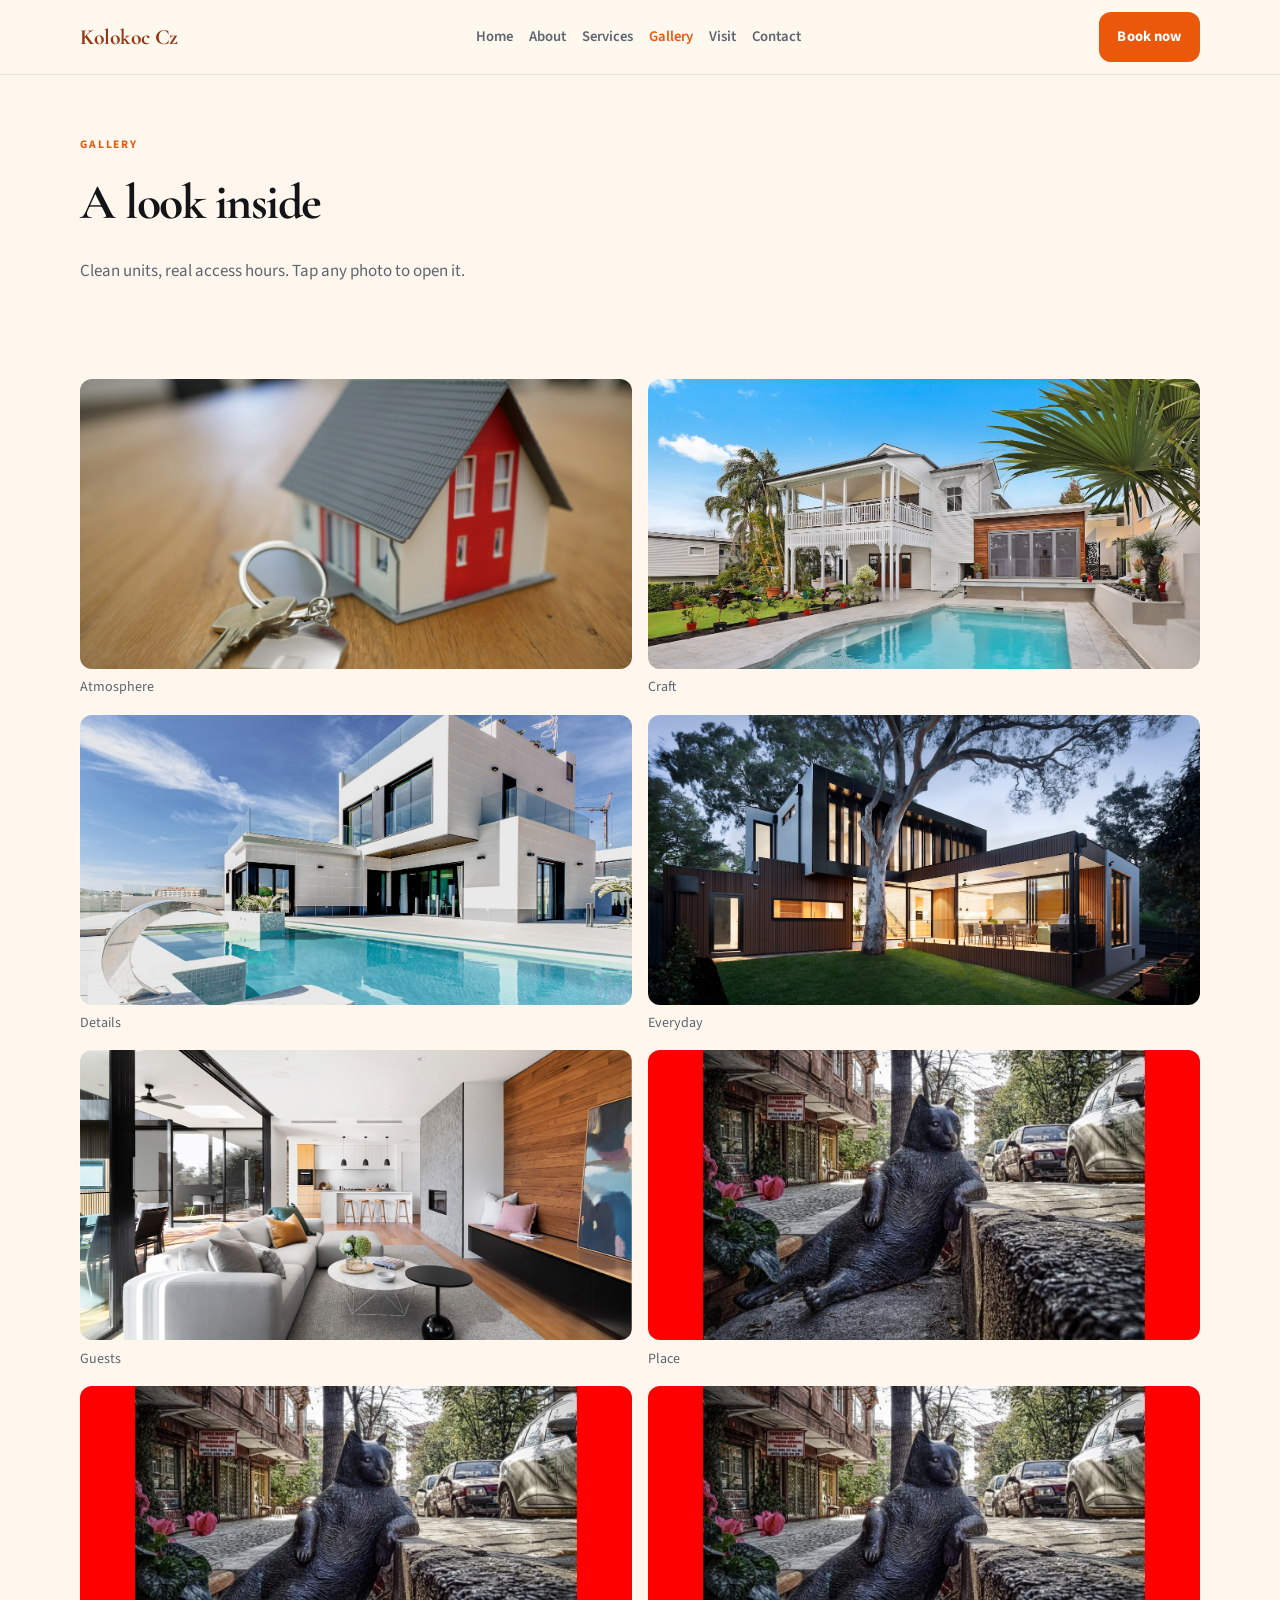
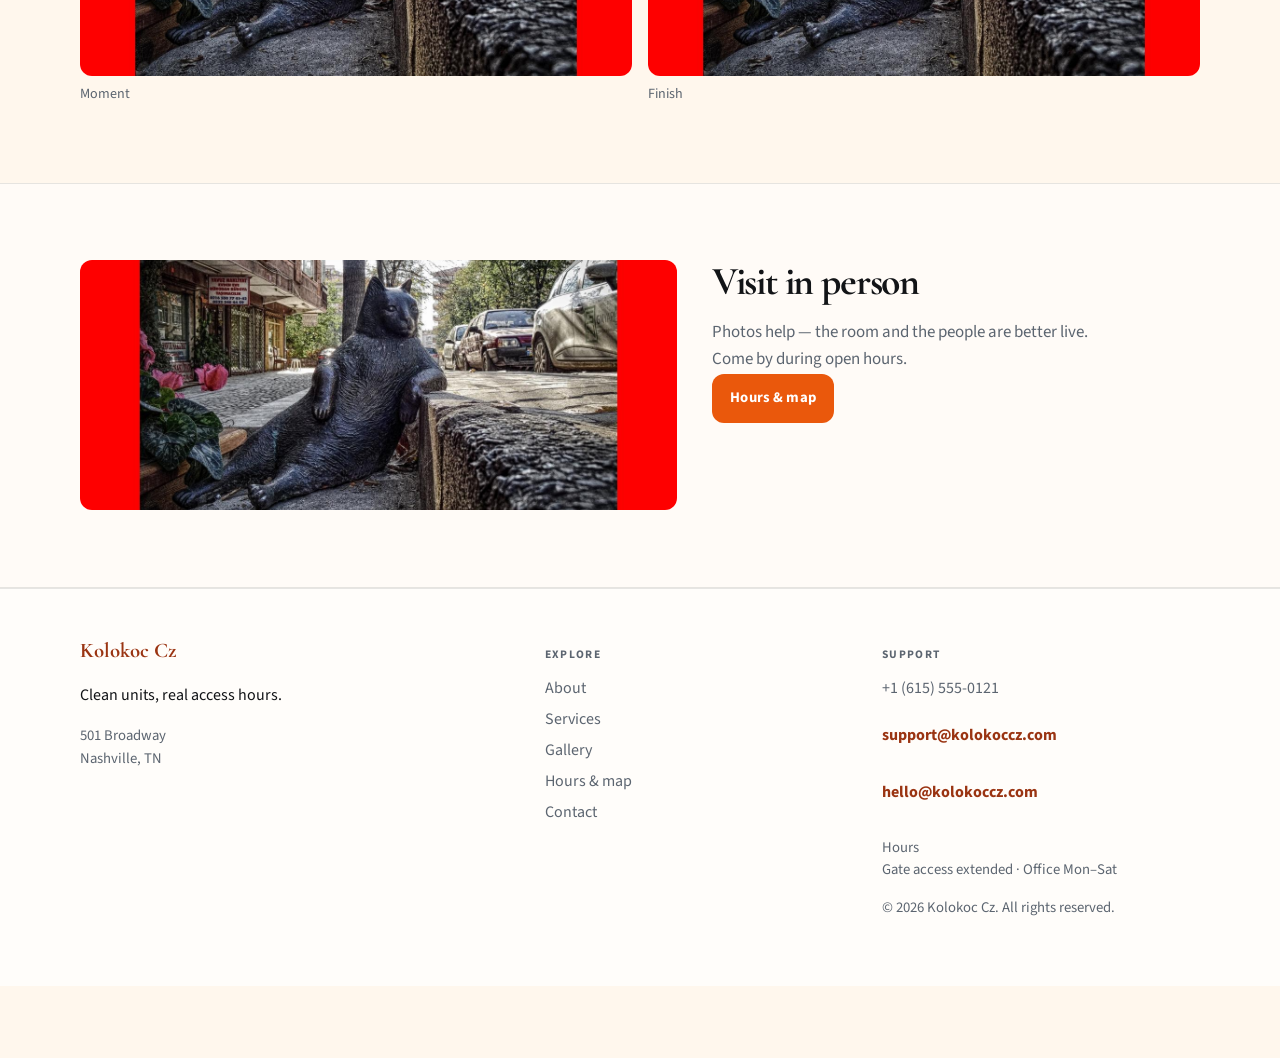
<file: gallery.html>
<!DOCTYPE html>
<html lang="en">
<head>
  <meta charset="UTF-8" />
  <meta name="viewport" content="width=device-width, initial-scale=1" />
  <title>Gallery | Kolokoc Cz</title>
  <meta name="description" content="Photos from Kolokoc Cz" />
  <meta name="theme-color" content="#111111" />
  <link rel="preconnect" href="https://fonts.googleapis.com" />
  <link rel="preconnect" href="https://fonts.gstatic.com" crossorigin />
  <link href="https://fonts.googleapis.com/css2?family=Cormorant+Garamond:wght@600;700&family=Source+Sans+3:wght@400;500;600;700&display=swap" rel="stylesheet" />
  <link rel="stylesheet" href="styles.css" />
  <link rel="icon" href="favicon.svg" type="image/svg+xml" />
</head>
<body>

  <header class="top">
    <div class="shell bar">
      <a class="logo" href="index.html">Kolokoc Cz</a>
      <button class="nav-toggle" type="button" aria-label="Open menu" data-nav-toggle>
        <span></span><span></span><span></span>
      </button>
      <nav data-nav><a href="index.html">Home</a><a href="about.html">About</a><a href="offerings.html">Services</a><a href="gallery.html" class="on">Gallery</a><a href="visit.html">Visit</a><a href="contact.html">Contact</a></nav>
      <a class="cta" href="contact.html" data-open-book>Book now</a>
    </div>
  </header>
  <main class="page">
    <section class="page-hero"><div class="shell">
      <p class="eyebrow">Gallery</p>
      <h1>A look inside</h1>
      <p class="lead">Clean units, real access hours. Tap any photo to open it.</p>
    </div></section>
    <section class="block"><div class="shell gallery-rich" data-gallery-list="assets/img-3.jpg,assets/img-4.jpg,assets/img-5.jpg,assets/img-6.jpg,assets/img-7.jpg,assets/img-8.jpg,assets/img-9.jpg,assets/img-10.jpg"><figure><button type="button" class="gal-btn" data-gallery-open data-index="0"><img src="assets/img-3.jpg" alt="Kolokoc Cz" loading="lazy" /></button><figcaption>Atmosphere</figcaption></figure>
<figure><button type="button" class="gal-btn" data-gallery-open data-index="1"><img src="assets/img-4.jpg" alt="Kolokoc Cz" loading="lazy" /></button><figcaption>Craft</figcaption></figure>
<figure><button type="button" class="gal-btn" data-gallery-open data-index="2"><img src="assets/img-5.jpg" alt="Kolokoc Cz" loading="lazy" /></button><figcaption>Details</figcaption></figure>
<figure><button type="button" class="gal-btn" data-gallery-open data-index="3"><img src="assets/img-6.jpg" alt="Kolokoc Cz" loading="lazy" /></button><figcaption>Everyday</figcaption></figure>
<figure><button type="button" class="gal-btn" data-gallery-open data-index="4"><img src="assets/img-7.jpg" alt="Kolokoc Cz" loading="lazy" /></button><figcaption>Guests</figcaption></figure>
<figure><button type="button" class="gal-btn" data-gallery-open data-index="5"><img src="assets/img-8.jpg" alt="Kolokoc Cz" loading="lazy" /></button><figcaption>Place</figcaption></figure>
<figure><button type="button" class="gal-btn" data-gallery-open data-index="6"><img src="assets/img-9.jpg" alt="Kolokoc Cz" loading="lazy" /></button><figcaption>Moment</figcaption></figure>
<figure><button type="button" class="gal-btn" data-gallery-open data-index="7"><img src="assets/img-10.jpg" alt="Kolokoc Cz" loading="lazy" /></button><figcaption>Finish</figcaption></figure></div></section>
    <section class="block tint"><div class="shell split">
      <img class="solo" src="assets/img-9.jpg" alt="Kolokoc Cz" />
      <div>
        <h2>Visit in person</h2>
        <p class="lead">Photos help — the room and the people are better live. Come by during open hours.</p>
        <a class="btn solid" href="visit.html">Hours &amp; map</a>
      </div>
    </div></section>
  </main>

  <footer class="foot">
    <div class="shell foot-grid">
      <div>
        <strong>Kolokoc Cz</strong>
        <p>Clean units, real access hours.</p>
        <p class="foot-meta">501 Broadway<br/>Nashville, TN</p>
      </div>
      <div>
        <p class="fh">Explore</p>
        <a href="about.html">About</a>
        <a href="offerings.html">Services</a>
        <a href="gallery.html">Gallery</a>
        <a href="visit.html">Hours &amp; map</a>
        <a href="contact.html">Contact</a>
      </div>
      <div>
        <p class="fh">Support</p>
        <a href="tel:+16155550121">+1 (615) 555-0121</a>
        <p class="mail-plain">support@kolokoccz.com</p>
        <p class="mail-plain">hello@kolokoccz.com</p>
        <p class="foot-meta">Hours<br/>Gate access extended · Office Mon–Sat</p>
        <p class="foot-meta">© 2026 Kolokoc Cz. All rights reserved.</p>
      </div>
    </div>
  </footer>
  <div class="mobile-cta">
    <a href="tel:+16155550121">Call</a>
    <button type="button" data-open-book>Book</button>
    <a href="visit.html">Map</a>
  </div>
  <div class="toast" data-toast hidden></div>

  <div class="modal" data-book-modal hidden>
    <div class="modal-card">
      <button class="modal-close" type="button" data-close-book aria-label="Close">×</button>
      <p class="eyebrow">Quick book</p>
      <h3>Request a spot at Kolokoc Cz</h3>
      <p class="lead">We confirm by email during open hours.</p>
      <form class="contact-form compact" data-quick-book data-support="support@kolokoccz.com">
        <label>Name<input name="name" required placeholder="Your name" /></label>
        <label>Email<input type="email" name="email" required placeholder="you@email.com" /></label>
        <label>When<input name="when" required placeholder="Day &amp; time" /></label>
        <label>Notes<textarea name="message" rows="3" placeholder="Party size, preferences…"></textarea></label>
        <button class="btn solid" type="submit">Send request</button>
      </form>
    </div>
  </div>

  <div class="lightbox" data-lightbox hidden>
    <button class="modal-close" type="button" data-lightbox-close aria-label="Close">×</button>
    <img data-lightbox-img alt="" />
    <div class="lightbox-nav">
      <button type="button" data-lightbox-prev>‹</button>
      <button type="button" data-lightbox-next>›</button>
    </div>
  </div>
  <script src="site.js"></script>
</body></html>
</file>
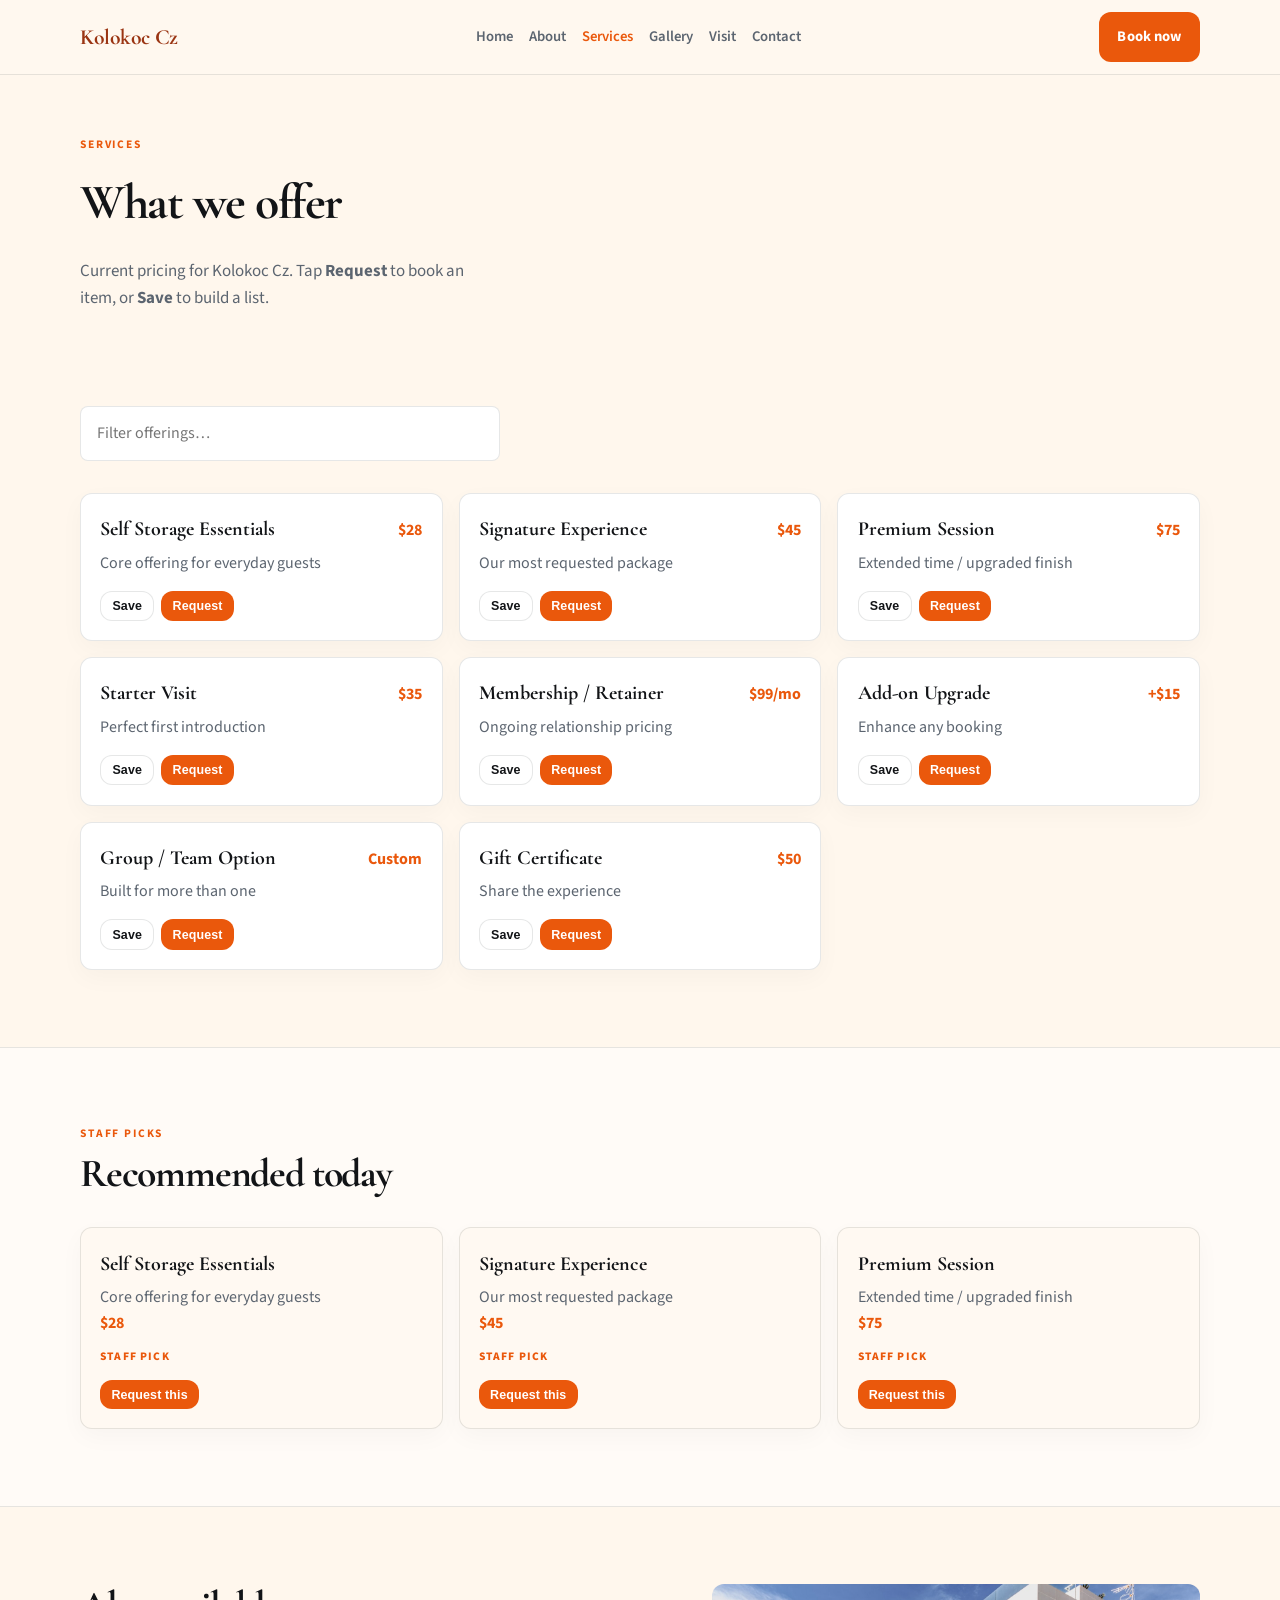
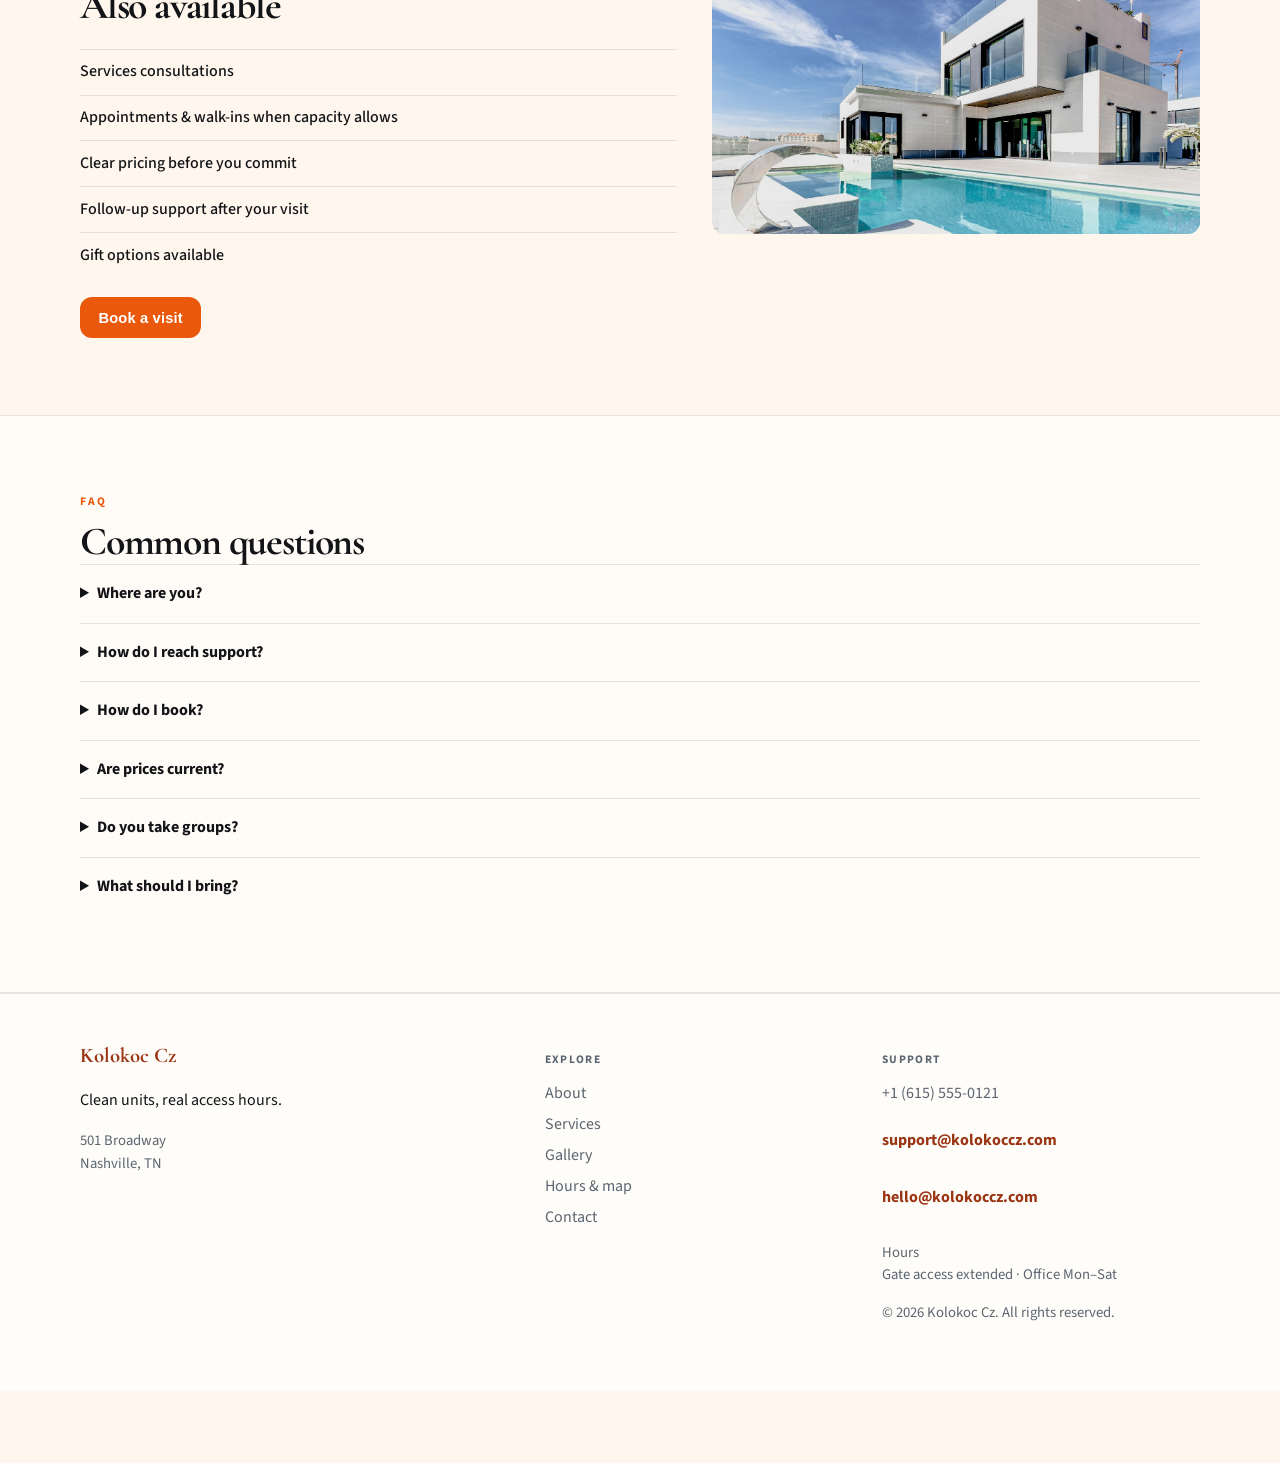
<file: offerings.html>
<!DOCTYPE html>
<html lang="en">
<head>
  <meta charset="UTF-8" />
  <meta name="viewport" content="width=device-width, initial-scale=1" />
  <title>Services | Kolokoc Cz</title>
  <meta name="description" content="Services — Kolokoc Cz" />
  <meta name="theme-color" content="#111111" />
  <link rel="preconnect" href="https://fonts.googleapis.com" />
  <link rel="preconnect" href="https://fonts.gstatic.com" crossorigin />
  <link href="https://fonts.googleapis.com/css2?family=Cormorant+Garamond:wght@600;700&family=Source+Sans+3:wght@400;500;600;700&display=swap" rel="stylesheet" />
  <link rel="stylesheet" href="styles.css" />
  <link rel="icon" href="favicon.svg" type="image/svg+xml" />
</head>
<body>

  <header class="top">
    <div class="shell bar">
      <a class="logo" href="index.html">Kolokoc Cz</a>
      <button class="nav-toggle" type="button" aria-label="Open menu" data-nav-toggle>
        <span></span><span></span><span></span>
      </button>
      <nav data-nav><a href="index.html">Home</a><a href="about.html">About</a><a href="offerings.html" class="on">Services</a><a href="gallery.html">Gallery</a><a href="visit.html">Visit</a><a href="contact.html">Contact</a></nav>
      <a class="cta" href="contact.html" data-open-book>Book now</a>
    </div>
  </header>
  <main class="page">
    <section class="page-hero"><div class="shell">
      <p class="eyebrow">Services</p>
      <h1>What we offer</h1>
      <p class="lead">Current pricing for Kolokoc Cz. Tap <strong>Request</strong> to book an item, or <strong>Save</strong> to build a list.</p>
      <div class="saved-tray" data-saved-tray hidden>
        <strong>Your list</strong>
        <ul data-saved-list></ul>
        <button type="button" class="btn solid mini" data-open-book data-pref-from-list>Request saved items</button>
        <button type="button" class="btn quiet mini" data-clear-saved>Clear</button>
      </div>
    </div></section>
    <section class="block"><div class="shell">
      <div class="offer-tools">
        <input data-filter-offer type="search" placeholder="Filter offerings…" />
      </div>
      <div class="menu-grid"><article class="item" data-item="Self Storage Essentials">
          <div class="item-top"><h3>Self Storage Essentials</h3><span class="price">$28</span></div>
          <p>Core offering for everyday guests</p>
          <div class="item-actions">
            <button type="button" class="btn quiet mini" data-save-item data-name="Self Storage Essentials">Save</button>
            <button type="button" class="btn solid mini" data-open-book data-pref="Self Storage Essentials">Request</button>
          </div>
        </article>
<article class="item" data-item="Signature Experience">
          <div class="item-top"><h3>Signature Experience</h3><span class="price">$45</span></div>
          <p>Our most requested package</p>
          <div class="item-actions">
            <button type="button" class="btn quiet mini" data-save-item data-name="Signature Experience">Save</button>
            <button type="button" class="btn solid mini" data-open-book data-pref="Signature Experience">Request</button>
          </div>
        </article>
<article class="item" data-item="Premium Session">
          <div class="item-top"><h3>Premium Session</h3><span class="price">$75</span></div>
          <p>Extended time / upgraded finish</p>
          <div class="item-actions">
            <button type="button" class="btn quiet mini" data-save-item data-name="Premium Session">Save</button>
            <button type="button" class="btn solid mini" data-open-book data-pref="Premium Session">Request</button>
          </div>
        </article>
<article class="item" data-item="Starter Visit">
          <div class="item-top"><h3>Starter Visit</h3><span class="price">$35</span></div>
          <p>Perfect first introduction</p>
          <div class="item-actions">
            <button type="button" class="btn quiet mini" data-save-item data-name="Starter Visit">Save</button>
            <button type="button" class="btn solid mini" data-open-book data-pref="Starter Visit">Request</button>
          </div>
        </article>
<article class="item" data-item="Membership / Retainer">
          <div class="item-top"><h3>Membership / Retainer</h3><span class="price">$99/mo</span></div>
          <p>Ongoing relationship pricing</p>
          <div class="item-actions">
            <button type="button" class="btn quiet mini" data-save-item data-name="Membership / Retainer">Save</button>
            <button type="button" class="btn solid mini" data-open-book data-pref="Membership / Retainer">Request</button>
          </div>
        </article>
<article class="item" data-item="Add-on Upgrade">
          <div class="item-top"><h3>Add-on Upgrade</h3><span class="price">+$15</span></div>
          <p>Enhance any booking</p>
          <div class="item-actions">
            <button type="button" class="btn quiet mini" data-save-item data-name="Add-on Upgrade">Save</button>
            <button type="button" class="btn solid mini" data-open-book data-pref="Add-on Upgrade">Request</button>
          </div>
        </article>
<article class="item" data-item="Group / Team Option">
          <div class="item-top"><h3>Group / Team Option</h3><span class="price">Custom</span></div>
          <p>Built for more than one</p>
          <div class="item-actions">
            <button type="button" class="btn quiet mini" data-save-item data-name="Group / Team Option">Save</button>
            <button type="button" class="btn solid mini" data-open-book data-pref="Group / Team Option">Request</button>
          </div>
        </article>
<article class="item" data-item="Gift Certificate">
          <div class="item-top"><h3>Gift Certificate</h3><span class="price">$50</span></div>
          <p>Share the experience</p>
          <div class="item-actions">
            <button type="button" class="btn quiet mini" data-save-item data-name="Gift Certificate">Save</button>
            <button type="button" class="btn solid mini" data-open-book data-pref="Gift Certificate">Request</button>
          </div>
        </article></div>
    </div></section>
    <section class="block tint"><div class="shell">
      <p class="eyebrow">Staff picks</p>
      <h2>Recommended today</h2>
      <div class="menu-grid"><article class="item soft" data-item="Self Storage Essentials">
          <h3>Self Storage Essentials</h3><p>Core offering for everyday guests</p><span class="price">$28</span><p class="tag">Staff pick</p>
          <div class="item-actions">
            <button type="button" class="btn solid mini" data-open-book data-pref="Self Storage Essentials">Request this</button>
          </div>
        </article>
<article class="item soft" data-item="Signature Experience">
          <h3>Signature Experience</h3><p>Our most requested package</p><span class="price">$45</span><p class="tag">Staff pick</p>
          <div class="item-actions">
            <button type="button" class="btn solid mini" data-open-book data-pref="Signature Experience">Request this</button>
          </div>
        </article>
<article class="item soft" data-item="Premium Session">
          <h3>Premium Session</h3><p>Extended time / upgraded finish</p><span class="price">$75</span><p class="tag">Staff pick</p>
          <div class="item-actions">
            <button type="button" class="btn solid mini" data-open-book data-pref="Premium Session">Request this</button>
          </div>
        </article></div>
    </div></section>
    <section class="block"><div class="shell split">
      <div>
        <h2>Also available</h2>
        <ul class="checks"><li>Services consultations</li>
<li>Appointments & walk-ins when capacity allows</li>
<li>Clear pricing before you commit</li>
<li>Follow-up support after your visit</li>
<li>Gift options available</li></ul>
        <button type="button" class="btn solid" data-open-book style="margin-top:1.2rem">Book a visit</button>
      </div>
      <img class="solo" src="assets/img-5.jpg" alt="offerings" />
    </div></section>
    <section class="block tint"><div class="shell">
      <p class="eyebrow">FAQ</p>
      <h2>Common questions</h2>
      <div class="faq"><details><summary>Where are you?</summary><p>501 Broadway, Nashville, TN. See the map on Visit.</p></details>
<details><summary>How do I reach support?</summary><p>Use the Contact form or email support@kolokoccz.com. We reply during open hours.</p></details>
<details><summary>How do I book?</summary><p>Send a message on Contact, email bookings@kolokoccz.com, or call +1 (615) 555-0121.</p></details>
<details><summary>Are prices current?</summary><p>Listed prices are current and may shift with seasons — we update this site when they do.</p></details>
<details><summary>Do you take groups?</summary><p>Yes for many bookings — tell us the size and date and we'll confirm what Kolokoc Cz can host.</p></details>
<details><summary>What should I bring?</summary><p>Just yourself (and any notes on allergies, sizes, or preferences). We'll handle the rest.</p></details></div>
    </div></section>
  </main>

  <footer class="foot">
    <div class="shell foot-grid">
      <div>
        <strong>Kolokoc Cz</strong>
        <p>Clean units, real access hours.</p>
        <p class="foot-meta">501 Broadway<br/>Nashville, TN</p>
      </div>
      <div>
        <p class="fh">Explore</p>
        <a href="about.html">About</a>
        <a href="offerings.html">Services</a>
        <a href="gallery.html">Gallery</a>
        <a href="visit.html">Hours &amp; map</a>
        <a href="contact.html">Contact</a>
      </div>
      <div>
        <p class="fh">Support</p>
        <a href="tel:+16155550121">+1 (615) 555-0121</a>
        <p class="mail-plain">support@kolokoccz.com</p>
        <p class="mail-plain">hello@kolokoccz.com</p>
        <p class="foot-meta">Hours<br/>Gate access extended · Office Mon–Sat</p>
        <p class="foot-meta">© 2026 Kolokoc Cz. All rights reserved.</p>
      </div>
    </div>
  </footer>
  <div class="mobile-cta">
    <a href="tel:+16155550121">Call</a>
    <button type="button" data-open-book>Book</button>
    <a href="visit.html">Map</a>
  </div>
  <div class="toast" data-toast hidden></div>

  <div class="modal" data-book-modal hidden>
    <div class="modal-card">
      <button class="modal-close" type="button" data-close-book aria-label="Close">×</button>
      <p class="eyebrow">Quick book</p>
      <h3>Request a spot at Kolokoc Cz</h3>
      <p class="lead">We confirm by email during open hours.</p>
      <form class="contact-form compact" data-quick-book data-support="support@kolokoccz.com">
        <label>Name<input name="name" required placeholder="Your name" /></label>
        <label>Email<input type="email" name="email" required placeholder="you@email.com" /></label>
        <label>When<input name="when" required placeholder="Day &amp; time" /></label>
        <label>Notes<textarea name="message" rows="3" placeholder="Party size, preferences…"></textarea></label>
        <button class="btn solid" type="submit">Send request</button>
      </form>
    </div>
  </div>

  <div class="lightbox" data-lightbox hidden>
    <button class="modal-close" type="button" data-lightbox-close aria-label="Close">×</button>
    <img data-lightbox-img alt="" />
    <div class="lightbox-nav">
      <button type="button" data-lightbox-prev>‹</button>
      <button type="button" data-lightbox-next>›</button>
    </div>
  </div>
  <script src="site.js"></script>
</body></html>
</file>
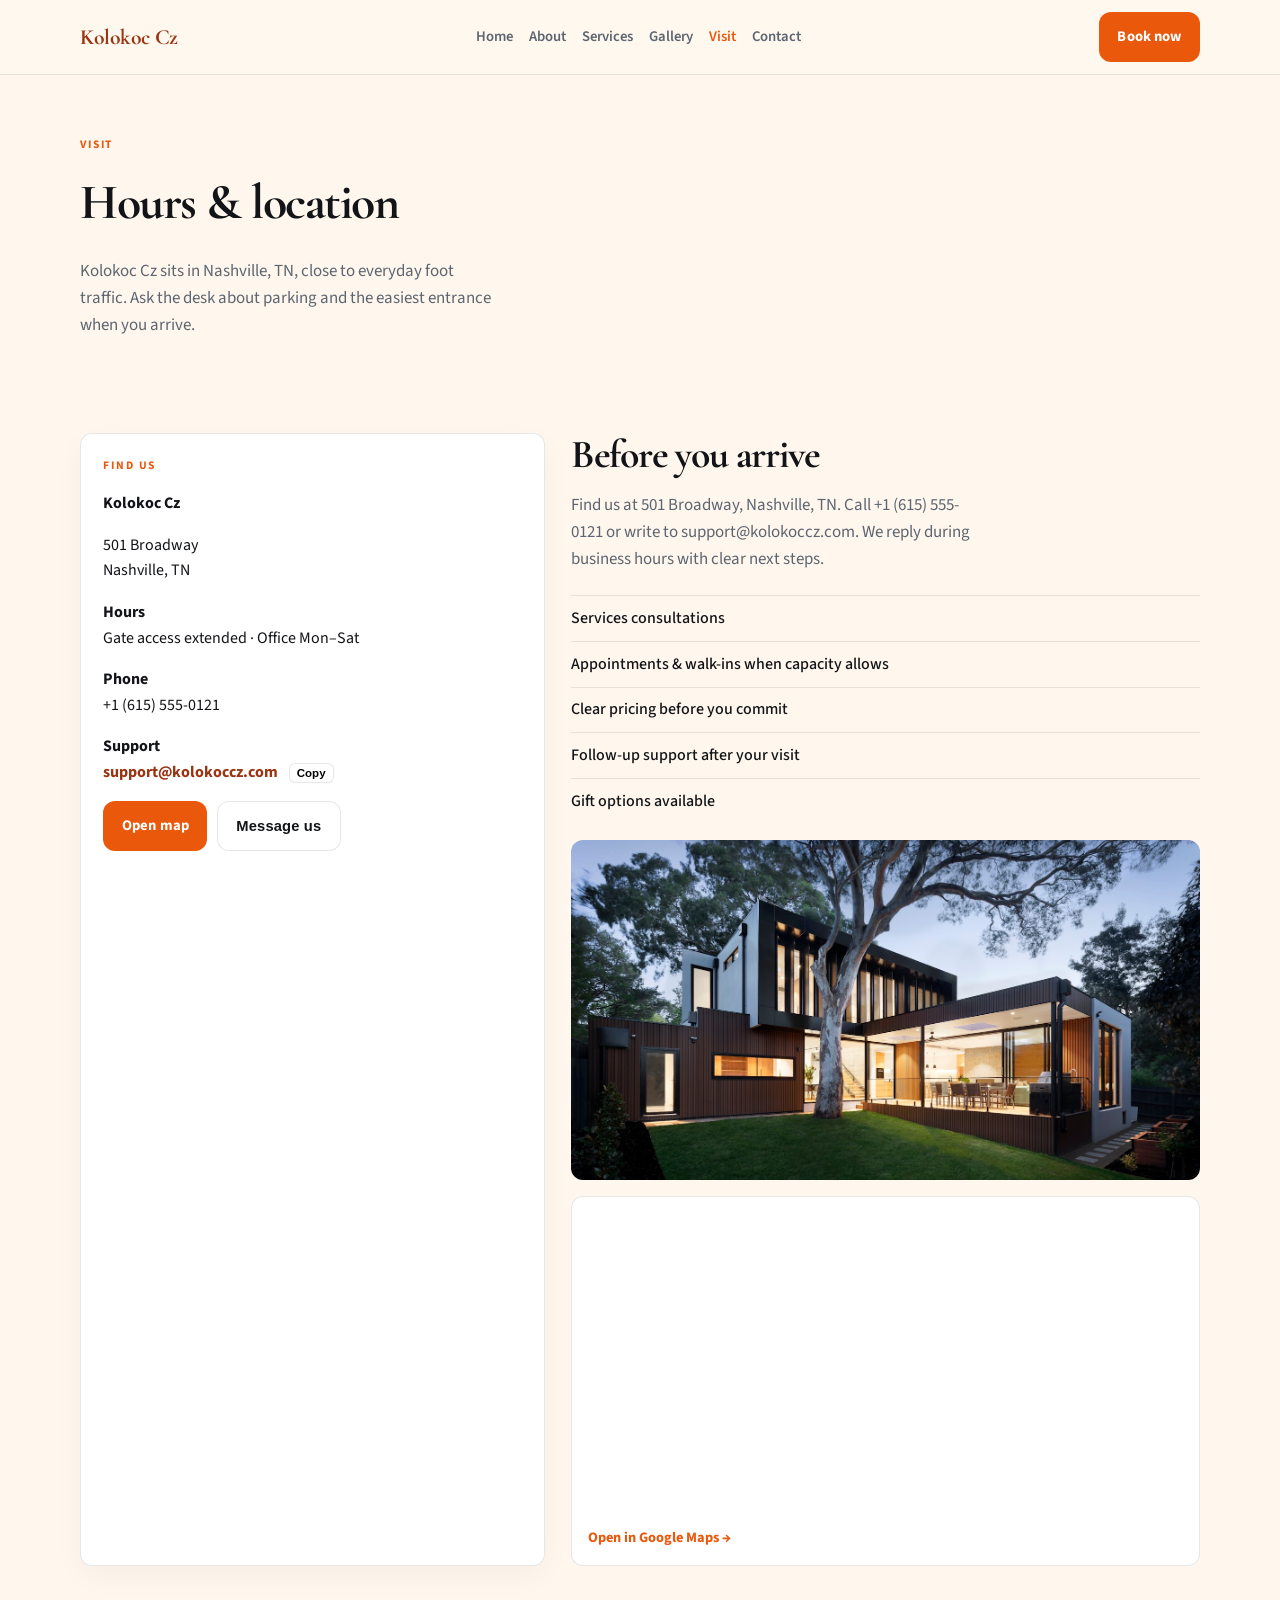
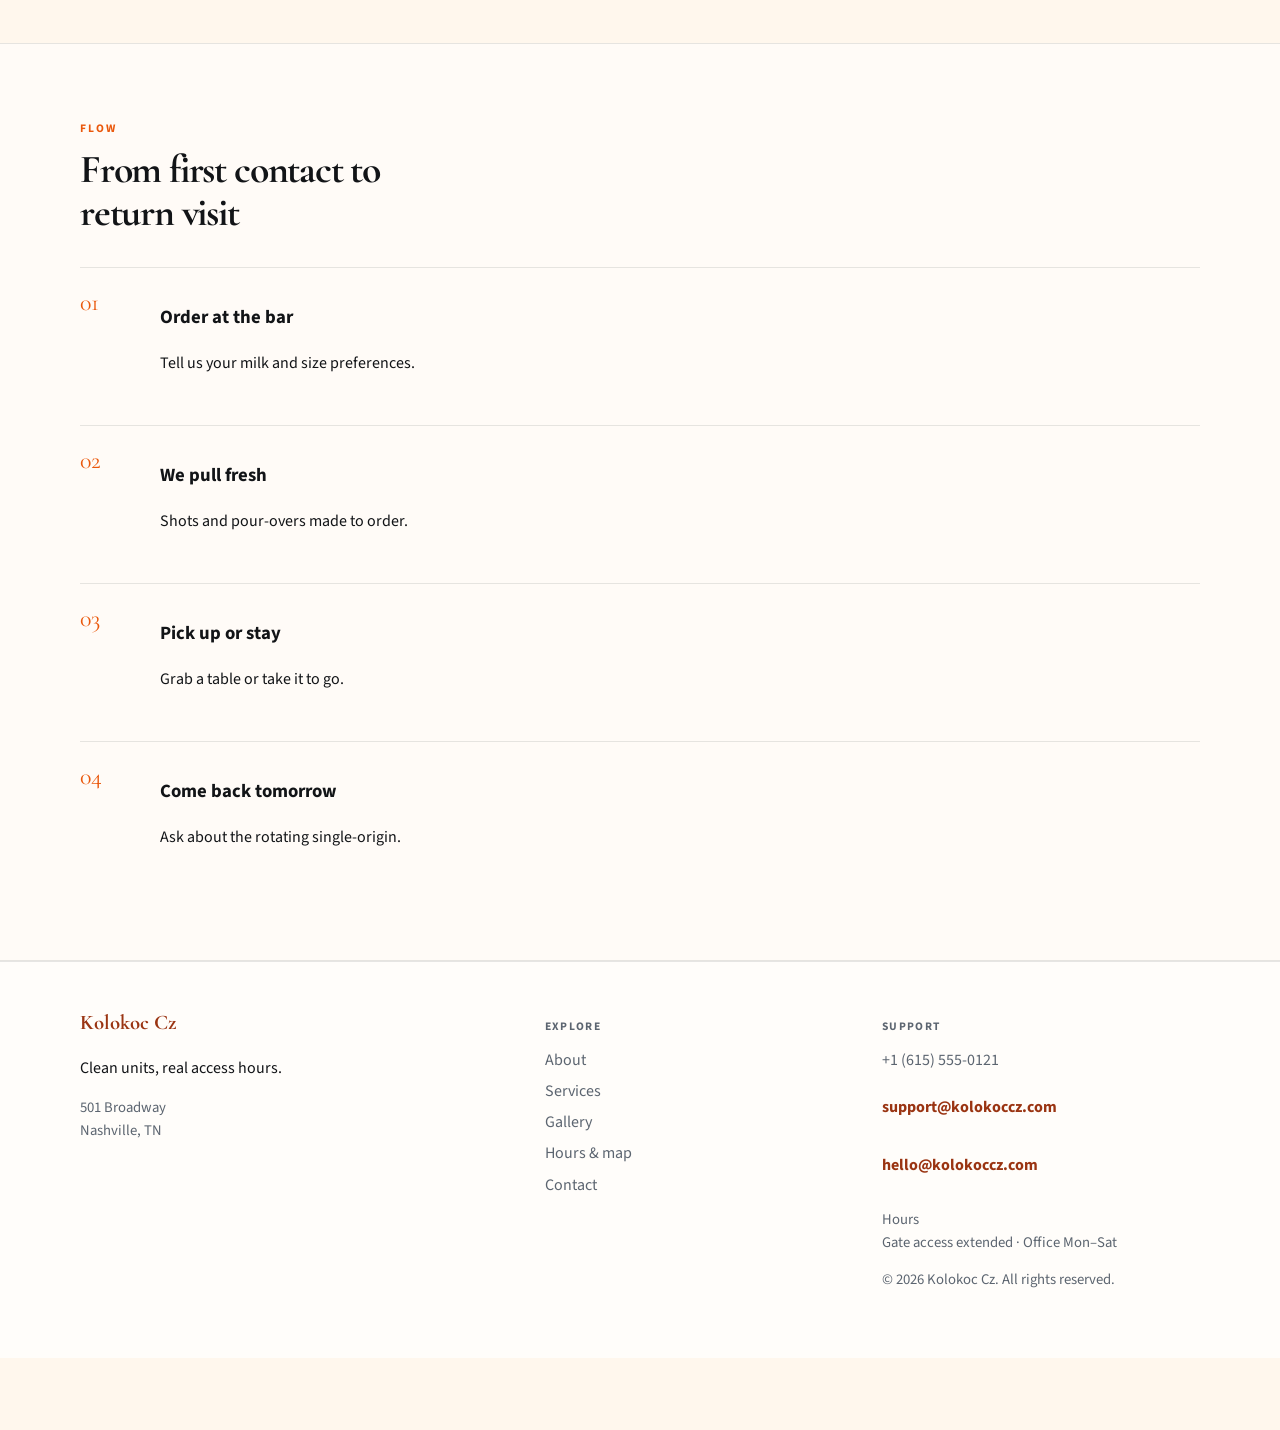
<file: visit.html>
<!DOCTYPE html>
<html lang="en">
<head>
  <meta charset="UTF-8" />
  <meta name="viewport" content="width=device-width, initial-scale=1" />
  <title>Visit | Kolokoc Cz</title>
  <meta name="description" content="Gate access extended · Office Mon–Sat" />
  <meta name="theme-color" content="#111111" />
  <link rel="preconnect" href="https://fonts.googleapis.com" />
  <link rel="preconnect" href="https://fonts.gstatic.com" crossorigin />
  <link href="https://fonts.googleapis.com/css2?family=Cormorant+Garamond:wght@600;700&family=Source+Sans+3:wght@400;500;600;700&display=swap" rel="stylesheet" />
  <link rel="stylesheet" href="styles.css" />
  <link rel="icon" href="favicon.svg" type="image/svg+xml" />
</head>
<body>

  <header class="top">
    <div class="shell bar">
      <a class="logo" href="index.html">Kolokoc Cz</a>
      <button class="nav-toggle" type="button" aria-label="Open menu" data-nav-toggle>
        <span></span><span></span><span></span>
      </button>
      <nav data-nav><a href="index.html">Home</a><a href="about.html">About</a><a href="offerings.html">Services</a><a href="gallery.html">Gallery</a><a href="visit.html" class="on">Visit</a><a href="contact.html">Contact</a></nav>
      <a class="cta" href="contact.html" data-open-book>Book now</a>
    </div>
  </header>
  <main class="page">
    <section class="page-hero"><div class="shell">
      <p class="eyebrow">Visit</p>
      <h1>Hours &amp; location</h1>
      <p class="lead">Kolokoc Cz sits in Nashville, TN, close to everyday foot traffic. Ask the desk about parking and the easiest entrance when you arrive.</p>
    </div></section>
    <section class="block"><div class="shell visit-grid">
      <aside class="card">
        <p class="eyebrow">Find us</p>
        <p><strong>Kolokoc Cz</strong></p>
        <p>501 Broadway<br/>Nashville, TN</p>
        <p><strong>Hours</strong><br/>Gate access extended · Office Mon–Sat</p>
        <p><strong>Phone</strong><br/><a href="tel:+16155550121">+1 (615) 555-0121</a></p>
          <p><strong>Support</strong><br/><span class="mail-plain" data-copy-mail>support@kolokoccz.com</span>
            <button type="button" class="copy-btn" data-copy="support@kolokoccz.com">Copy</button></p>
        <div class="card-actions">
          <a class="btn solid" href="https://www.google.com/maps/search/?api=1&query=501+Broadway%2C+Nashville%2C+TN" target="_blank" rel="noopener">Open map</a>
          <button type="button" class="btn quiet" data-open-book>Message us</button>
        </div>
      </aside>
      <div>
        <h2>Before you arrive</h2>
        <p class="lead">Find us at 501 Broadway, Nashville, TN. Call +1 (615) 555-0121 or write to support@kolokoccz.com. We reply during business hours with clear next steps.</p>
        <ul class="checks"><li>Services consultations</li>
<li>Appointments & walk-ins when capacity allows</li>
<li>Clear pricing before you commit</li>
<li>Follow-up support after your visit</li>
<li>Gift options available</li></ul>
        <img class="solo wide" src="assets/img-6.jpg" alt="visit" />
        <div class="map-wrap">
          <iframe title="Map — Kolokoc Cz" src="https://maps.google.com/maps?q=501+Broadway%2C+Nashville%2C+TN&z=15&output=embed" loading="lazy"
            referrerpolicy="no-referrer-when-downgrade" allowfullscreen></iframe>
          <p class="map-note"><a href="https://www.google.com/maps/search/?api=1&query=501+Broadway%2C+Nashville%2C+TN" target="_blank" rel="noopener">Open in Google Maps →</a></p>
        </div>
      </div>
    </div></section>
    <section class="block tint"><div class="shell">
      <p class="eyebrow">Flow</p>
      <h2>From first contact to return visit</h2>
      <ol class="process"><li><span>01</span><div><h3>Order at the bar</h3><p>Tell us your milk and size preferences.</p></div></li>
<li><span>02</span><div><h3>We pull fresh</h3><p>Shots and pour-overs made to order.</p></div></li>
<li><span>03</span><div><h3>Pick up or stay</h3><p>Grab a table or take it to go.</p></div></li>
<li><span>04</span><div><h3>Come back tomorrow</h3><p>Ask about the rotating single-origin.</p></div></li></ol>
    </div></section>
  </main>

  <footer class="foot">
    <div class="shell foot-grid">
      <div>
        <strong>Kolokoc Cz</strong>
        <p>Clean units, real access hours.</p>
        <p class="foot-meta">501 Broadway<br/>Nashville, TN</p>
      </div>
      <div>
        <p class="fh">Explore</p>
        <a href="about.html">About</a>
        <a href="offerings.html">Services</a>
        <a href="gallery.html">Gallery</a>
        <a href="visit.html">Hours &amp; map</a>
        <a href="contact.html">Contact</a>
      </div>
      <div>
        <p class="fh">Support</p>
        <a href="tel:+16155550121">+1 (615) 555-0121</a>
        <p class="mail-plain">support@kolokoccz.com</p>
        <p class="mail-plain">hello@kolokoccz.com</p>
        <p class="foot-meta">Hours<br/>Gate access extended · Office Mon–Sat</p>
        <p class="foot-meta">© 2026 Kolokoc Cz. All rights reserved.</p>
      </div>
    </div>
  </footer>
  <div class="mobile-cta">
    <a href="tel:+16155550121">Call</a>
    <button type="button" data-open-book>Book</button>
    <a href="visit.html">Map</a>
  </div>
  <div class="toast" data-toast hidden></div>

  <div class="modal" data-book-modal hidden>
    <div class="modal-card">
      <button class="modal-close" type="button" data-close-book aria-label="Close">×</button>
      <p class="eyebrow">Quick book</p>
      <h3>Request a spot at Kolokoc Cz</h3>
      <p class="lead">We confirm by email during open hours.</p>
      <form class="contact-form compact" data-quick-book data-support="support@kolokoccz.com">
        <label>Name<input name="name" required placeholder="Your name" /></label>
        <label>Email<input type="email" name="email" required placeholder="you@email.com" /></label>
        <label>When<input name="when" required placeholder="Day &amp; time" /></label>
        <label>Notes<textarea name="message" rows="3" placeholder="Party size, preferences…"></textarea></label>
        <button class="btn solid" type="submit">Send request</button>
      </form>
    </div>
  </div>

  <div class="lightbox" data-lightbox hidden>
    <button class="modal-close" type="button" data-lightbox-close aria-label="Close">×</button>
    <img data-lightbox-img alt="" />
    <div class="lightbox-nav">
      <button type="button" data-lightbox-prev>‹</button>
      <button type="button" data-lightbox-next>›</button>
    </div>
  </div>
  <script src="site.js"></script>
</body></html>
</file>
<file: styles.css>
:root {
  --ink:#121417; --muted:#5c6570; --paper:#fff7ed;
  --accent:#ea580c; --deep:#9a3412; --line:rgba(18,20,23,.10);
  --display:"Cormorant Garamond",Georgia,"Times New Roman",serif;
  --body:"Source Sans 3","Segoe UI",sans-serif; --shell:1120px;
  --radius:12px;
}
*{box-sizing:border-box} html{scroll-behavior:smooth}
body{margin:0;font-family:var(--body);color:var(--ink);background:var(--paper);line-height:1.6;padding-bottom:72px;-webkit-font-smoothing:antialiased}
a{color:inherit;text-decoration:none} img{max-width:100%;display:block}
.shell{width:min(var(--shell),calc(100% - 2.4rem));margin-inline:auto}
.sr{position:absolute;left:-9999px}
.mail-plain{display:inline-block;font-weight:700;color:var(--deep);word-break:break-all}
.support-banner{padding:1.25rem 1.35rem;margin:0 0 1.5rem;border:1px solid var(--line);border-left:4px solid var(--accent);background:#fff;border-radius:var(--radius)}
.support-mail{margin:.35rem 0 .5rem;font-family:var(--display);font-size:clamp(1.4rem,3vw,2rem);font-weight:700;color:var(--deep)}
.form-success{margin-top:1.2rem;padding:1.4rem;border:1px solid color-mix(in srgb,var(--accent) 35%,var(--line));background:#fff;border-radius:var(--radius)}
.form-success h3{margin:0 0 .5rem;font-family:var(--display);font-size:1.6rem}
.form-success[hidden],.contact-form[hidden]{display:none !important}
.contact-form select{width:100%;padding:.85rem 1rem;border:1px solid var(--line);border-radius:8px;font:inherit;background:#fff}
.top{position:sticky;top:0;z-index:40;backdrop-filter:blur(14px);background:color-mix(in srgb,var(--paper) 90%,white);border-bottom:1px solid var(--line)}
.bar{min-height:74px;display:flex;align-items:center;justify-content:space-between;gap:1rem;position:relative}
.logo{font-family:var(--display);font-weight:700;font-size:1.35rem;color:var(--deep);letter-spacing:-.02em}
nav{display:flex;flex-wrap:wrap;gap:1rem;font-weight:600;font-size:.92rem;color:var(--muted)}
nav a.on,nav a:hover{color:var(--accent)}
.nav-toggle{display:none;flex-direction:column;gap:5px;background:transparent;border:0;padding:.4rem;cursor:pointer}
.nav-toggle span{display:block;width:22px;height:2px;background:var(--deep)}
.cta,.btn{display:inline-flex;align-items:center;justify-content:center;padding:.8rem 1.15rem;border-radius:var(--radius);font-weight:700;font-size:.92rem;border:0;cursor:pointer;letter-spacing:.01em}
.cta,.btn.solid{background:var(--accent);color:#fff}
.btn.line{border:1px solid rgba(255,255,255,.55);color:#fff;background:transparent}
.btn.quiet{border:1px solid var(--line);background:#fff;color:var(--ink)}
.hero{position:relative;min-height:calc(100vh - 70px);display:grid;align-items:end;color:#fff;overflow:hidden}
.hero-bg{position:absolute;inset:0;background-size:cover;background-position:center;animation:zoom 26s ease-in-out infinite alternate}
.hero-shade{position:absolute;inset:0;background:linear-gradient(115deg,rgba(10,12,16,.82),rgba(10,12,16,.28))}
.hero-copy{position:relative;z-index:2;padding:5rem 0 3.8rem;max-width:720px}
.brand{margin:0 0 .75rem;font-family:var(--display);font-size:clamp(1.85rem,3.6vw,2.7rem);font-weight:700}
.hero h1,.page-hero h1{margin:0;font-family:var(--display);letter-spacing:-.03em;font-weight:700}
.hero h1{font-size:clamp(2.15rem,5.2vw,3.55rem);max-width:15ch;line-height:1.05}
.lede{margin:1.15rem 0 0;max-width:42ch;color:rgba(255,255,255,.9);font-size:1.08rem}
.actions{display:flex;flex-wrap:wrap;gap:.75rem;margin-top:1.7rem}
.promo{display:flex;justify-content:space-between;gap:1rem;align-items:center;margin:1.35rem auto;padding:1.05rem 1.25rem;background:#fff;border:1px solid var(--line);border-radius:var(--radius);box-shadow:0 8px 28px rgba(18,20,23,.04)}
.promo p{margin:0;font-weight:600}
.promo a{font-weight:800;color:var(--accent);white-space:nowrap}
.strip{border-bottom:1px solid var(--line);background:rgba(255,255,255,.5)}
.strip-row{display:flex;flex-wrap:wrap;gap:.8rem 1.5rem;padding:1.05rem 0;font-weight:700;color:var(--deep);font-size:.95rem}
.stats-band{border-bottom:1px solid var(--line);background:rgba(255,255,255,.72)}
.stats-row{display:grid;grid-template-columns:repeat(4,1fr);gap:1rem;padding:1.55rem 0}
.stat b{display:block;font-family:var(--display);font-size:1.65rem;color:var(--deep)}
.stat span{display:block;margin-top:.25rem;color:var(--muted);font-size:.88rem}
.mosaic{display:grid;grid-template-columns:1.2fr 1fr 1fr;gap:.85rem}
.mosaic img{width:100%;height:230px;object-fit:cover;border-radius:var(--radius)}
.block{padding:4.8rem 0}.block.tint{background:rgba(255,255,255,.58);border-block:1px solid var(--line)}
.eyebrow{margin:0 0 .55rem;font-size:.72rem;font-weight:700;letter-spacing:.16em;text-transform:uppercase;color:var(--accent)}
h2{margin:0;font-family:var(--display);font-size:clamp(1.85rem,3.1vw,2.55rem);letter-spacing:-.03em;max-width:18ch;line-height:1.1}
.lead{margin:.95rem 0 0;color:var(--muted);max-width:52ch;font-size:1.06rem}
.split{display:grid;grid-template-columns:1.1fr .9fr;gap:2.2rem;align-items:start}
.amenity-grid,.contact-grid,.newsletter{display:grid;grid-template-columns:1.1fr .9fr;gap:2.2rem;align-items:start}
.checks,.why,.hours{margin:1.35rem 0 0;padding:0;list-style:none}
.checks li,.why li,.hours li{padding:.6rem 0;border-top:1px solid var(--line);font-weight:500}
.hours-card,.card{background:#fff;border:1px solid var(--line);border-radius:var(--radius);padding:1.4rem;box-shadow:0 10px 30px rgba(18,20,23,.035)}
.card-actions{display:flex;flex-wrap:wrap;gap:.6rem;margin-top:1rem}
.stack-card p{margin:0 0 1rem}
.about-photos{display:grid;gap:.85rem}
.about-photos img,.solo{width:100%;height:250px;object-fit:cover;border-radius:var(--radius)}
.solo.wide{height:340px;margin-top:1rem}
.menu-grid{margin-top:2rem;display:grid;grid-template-columns:repeat(3,1fr);gap:1rem}
.item{background:#fff;border:1px solid var(--line);border-radius:var(--radius);padding:1.2rem;position:relative;box-shadow:0 8px 24px rgba(18,20,23,.03)}
.item.soft{background:color-mix(in srgb,var(--paper) 70%,white)}
.item-top{display:flex;justify-content:space-between;gap:.5rem;align-items:baseline}
.item h3{margin:0 0 .35rem;font-family:var(--display);font-size:1.25rem}
.item p{margin:0;color:var(--muted)}
.item .tag{margin-top:.7rem;font-size:.72rem;font-weight:800;letter-spacing:.1em;text-transform:uppercase;color:var(--accent)}
.price{font-weight:700;color:var(--accent);white-space:nowrap}
.process{list-style:none;margin:2rem 0 0;padding:0;display:grid;gap:1rem}
.process li{display:grid;grid-template-columns:64px 1fr;gap:1rem;padding:1rem 0;border-top:1px solid var(--line)}
.process span{font-family:var(--display);font-size:1.5rem;color:var(--accent)}
.quotes{display:grid;grid-template-columns:repeat(3,1fr);gap:1rem;margin-top:1.5rem}
blockquote{margin:0;padding:1.3rem;background:#fff;border:1px solid var(--line);border-radius:var(--radius)}
blockquote p{margin:0;font-family:var(--display);font-size:1.25rem;line-height:1.25}
blockquote footer{margin-top:.85rem;color:var(--muted);font-size:.9rem}
.value-grid,.team-grid{display:grid;grid-template-columns:repeat(2,1fr);gap:1rem;margin-top:1.5rem}
.two-col{display:grid;grid-template-columns:1fr 1fr;gap:2rem;align-items:start}
.value-grid article,.person{background:#fff;border:1px solid var(--line);border-radius:var(--radius);padding:1.2rem}
.person .role{color:var(--accent);font-weight:700;margin:.2rem 0 .5rem}
.faq details{border-top:1px solid var(--line);padding:1rem 0}
.faq summary{cursor:pointer;font-weight:700}
.faq p{margin:.6rem 0 0;color:var(--muted)}
.page-hero{padding:3.8rem 0 1.1rem}
.page-hero h1{font-size:clamp(2.1rem,4vw,3.1rem);max-width:16ch}
.page .lead{color:var(--muted)}
.gallery-rich{display:grid;grid-template-columns:repeat(2,1fr);gap:1rem}
.gallery-rich figure{margin:0}
.gallery-rich img{width:100%;height:290px;object-fit:cover;border-radius:var(--radius)}
.gallery-rich figcaption{margin-top:.45rem;color:var(--muted);font-size:.88rem}
.visit-grid{display:grid;grid-template-columns:.85fr 1.15fr;gap:1.6rem}
.map-wrap{margin-top:1rem;border-radius:var(--radius);overflow:hidden;border:1px solid var(--line);background:#fff}
.map-wrap iframe{width:100%;height:320px;border:0;display:block}
.map-note{margin:.55rem 1rem 1rem;font-size:.9rem}
.map-note a{color:var(--accent);font-weight:700}
.contact-form,.news-form{display:grid;gap:.9rem;margin-top:1rem}
.contact-form label{display:grid;gap:.35rem;font-weight:700;font-size:.9rem}
.contact-form input,.contact-form textarea,.news-form input{width:100%;padding:.9rem 1rem;border:1px solid var(--line);border-radius:8px;font:inherit;background:#fff}
.contact-form input:focus,.contact-form textarea:focus,.contact-form select:focus,.news-form input:focus{outline:2px solid color-mix(in srgb,var(--accent) 45%,white);border-color:var(--accent)}
.news-form{grid-template-columns:1fr auto;align-items:center}
.form-note{margin:0;color:var(--muted);font-size:.88rem}
.cta-band{padding:4rem 0;background:var(--deep);color:#fff}
.cta-band h2{color:#fff;max-width:16ch}
.cta-band p{color:rgba(255,255,255,.86);max-width:46ch}
.center-cta{text-align:center;margin-top:2rem}
.textlink{display:inline-block;margin-top:1rem;font-weight:700;color:var(--accent)}
.foot{border-top:1px solid var(--line);padding:2.8rem 0 3.2rem;background:rgba(255,255,255,.72)}
.foot-grid{display:grid;grid-template-columns:1.4fr 1fr 1fr;gap:1.2rem}
.fh{font-size:.72rem;font-weight:700;letter-spacing:.12em;text-transform:uppercase;color:var(--muted)}
.foot a{display:block;margin:.35rem 0;color:var(--muted)}
.foot a:hover{color:var(--accent)}
.foot strong{font-family:var(--display);font-size:1.3rem;color:var(--deep)}
.foot-meta{color:var(--muted);font-size:.92rem;line-height:1.55}
.mobile-cta{display:none;position:fixed;left:0;right:0;bottom:0;z-index:50;background:#fff;border-top:1px solid var(--line);grid-template-columns:1fr 1fr 1fr}
.mobile-cta a,.mobile-cta button{text-align:center;padding:.95rem .4rem;font-weight:800;font-size:.85rem;color:var(--deep);background:transparent;border:0;font-family:inherit;cursor:pointer}
.mobile-cta a:nth-child(2),.mobile-cta button:nth-child(2){background:var(--accent);color:#fff}
.toast{position:fixed;left:50%;bottom:5.5rem;transform:translateX(-50%);background:var(--deep);color:#fff;padding:.9rem 1.2rem;border-radius:999px;font-weight:700;z-index:80;box-shadow:0 12px 32px rgba(0,0,0,.22)}
.btn.mini{padding:.45rem .7rem;font-size:.78rem}
.item-actions{display:flex;flex-wrap:wrap;gap:.45rem;margin-top:.9rem}
.offer-tools{margin-bottom:1rem}
.offer-tools input{width:min(420px,100%);padding:.85rem 1rem;border:1px solid var(--line);border-radius:8px;font:inherit;background:#fff}
.saved-tray{margin:1rem 0;padding:1rem;border:1px dashed var(--line);background:#fff;border-radius:var(--radius)}
.saved-tray ul{margin:.5rem 0 1rem;padding-left:1.1rem}
.open-badge{display:inline-flex;align-items:center;gap:.35rem;padding:.35rem .65rem;border-radius:999px;font-size:.75rem;font-weight:800;letter-spacing:.04em;text-transform:uppercase;background:#ecfdf5;color:#166534;border:1px solid #86efac}
.open-badge.closed{background:#fef2f2;color:#991b1b;border-color:#fecaca}
.open-badge.unknown{background:#f8fafc;color:#475569;border-color:#cbd5e1}
.text-cta{border:0;background:transparent;color:var(--accent);font-weight:800;cursor:pointer;font:inherit;padding:0}
.copy-btn{margin-left:.45rem;border:1px solid var(--line);background:#fff;border-radius:6px;padding:.2rem .45rem;font-size:.72rem;font-weight:700;cursor:pointer}
.gal-btn{display:block;width:100%;padding:0;border:0;background:transparent;cursor:zoom-in}
.gal-btn img{width:100%;height:290px;object-fit:cover;border-radius:var(--radius)}
.modal,.lightbox{position:fixed;inset:0;z-index:90;background:rgba(10,12,16,.72);display:grid;place-items:center;padding:1rem}
.modal[hidden],.lightbox[hidden]{display:none !important}
.modal-card{width:min(480px,100%);background:var(--paper);border-radius:14px;padding:1.4rem 1.4rem 1.2rem;position:relative;border:1px solid var(--line);box-shadow:0 24px 60px rgba(0,0,0,.28)}
.modal-card h3{margin:.2rem 0 .4rem;font-family:var(--display);font-size:1.7rem}
.modal-close{position:absolute;top:.55rem;right:.7rem;border:0;background:transparent;font-size:1.6rem;cursor:pointer;line-height:1;color:var(--muted)}
.contact-form.compact{margin-top:.8rem}
.lightbox img{max-width:min(960px,92vw);max-height:82vh;object-fit:contain;border-radius:10px;background:#000}
.lightbox-nav{position:absolute;bottom:1.2rem;display:flex;gap:.6rem}
.lightbox-nav button{border:0;background:#fff;color:#111;width:44px;height:44px;border-radius:50%;font-size:1.4rem;cursor:pointer}
.item.is-saved{outline:2px solid color-mix(in srgb,var(--accent) 55%,white)}
.item.is-hidden{display:none}
@keyframes zoom{from{transform:scale(1.03)}to{transform:scale(1.1)}}
@media(max-width:900px){
  .nav-toggle{display:flex}
  nav{display:none;position:absolute;top:74px;left:0;right:0;background:var(--paper);border-bottom:1px solid var(--line);padding:1rem;flex-direction:column;gap:.9rem}
  nav.open{display:flex}
  .cta{display:none}
  .split,.menu-grid,.quotes,.value-grid,.team-grid,.gallery-rich,.visit-grid,.foot-grid,.amenity-grid,.contact-grid,.newsletter,.news-form,.stats-row,.mosaic,.two-col{grid-template-columns:1fr}
  .mobile-cta{display:grid}
  .promo{flex-direction:column;align-items:flex-start}
}
</file>
